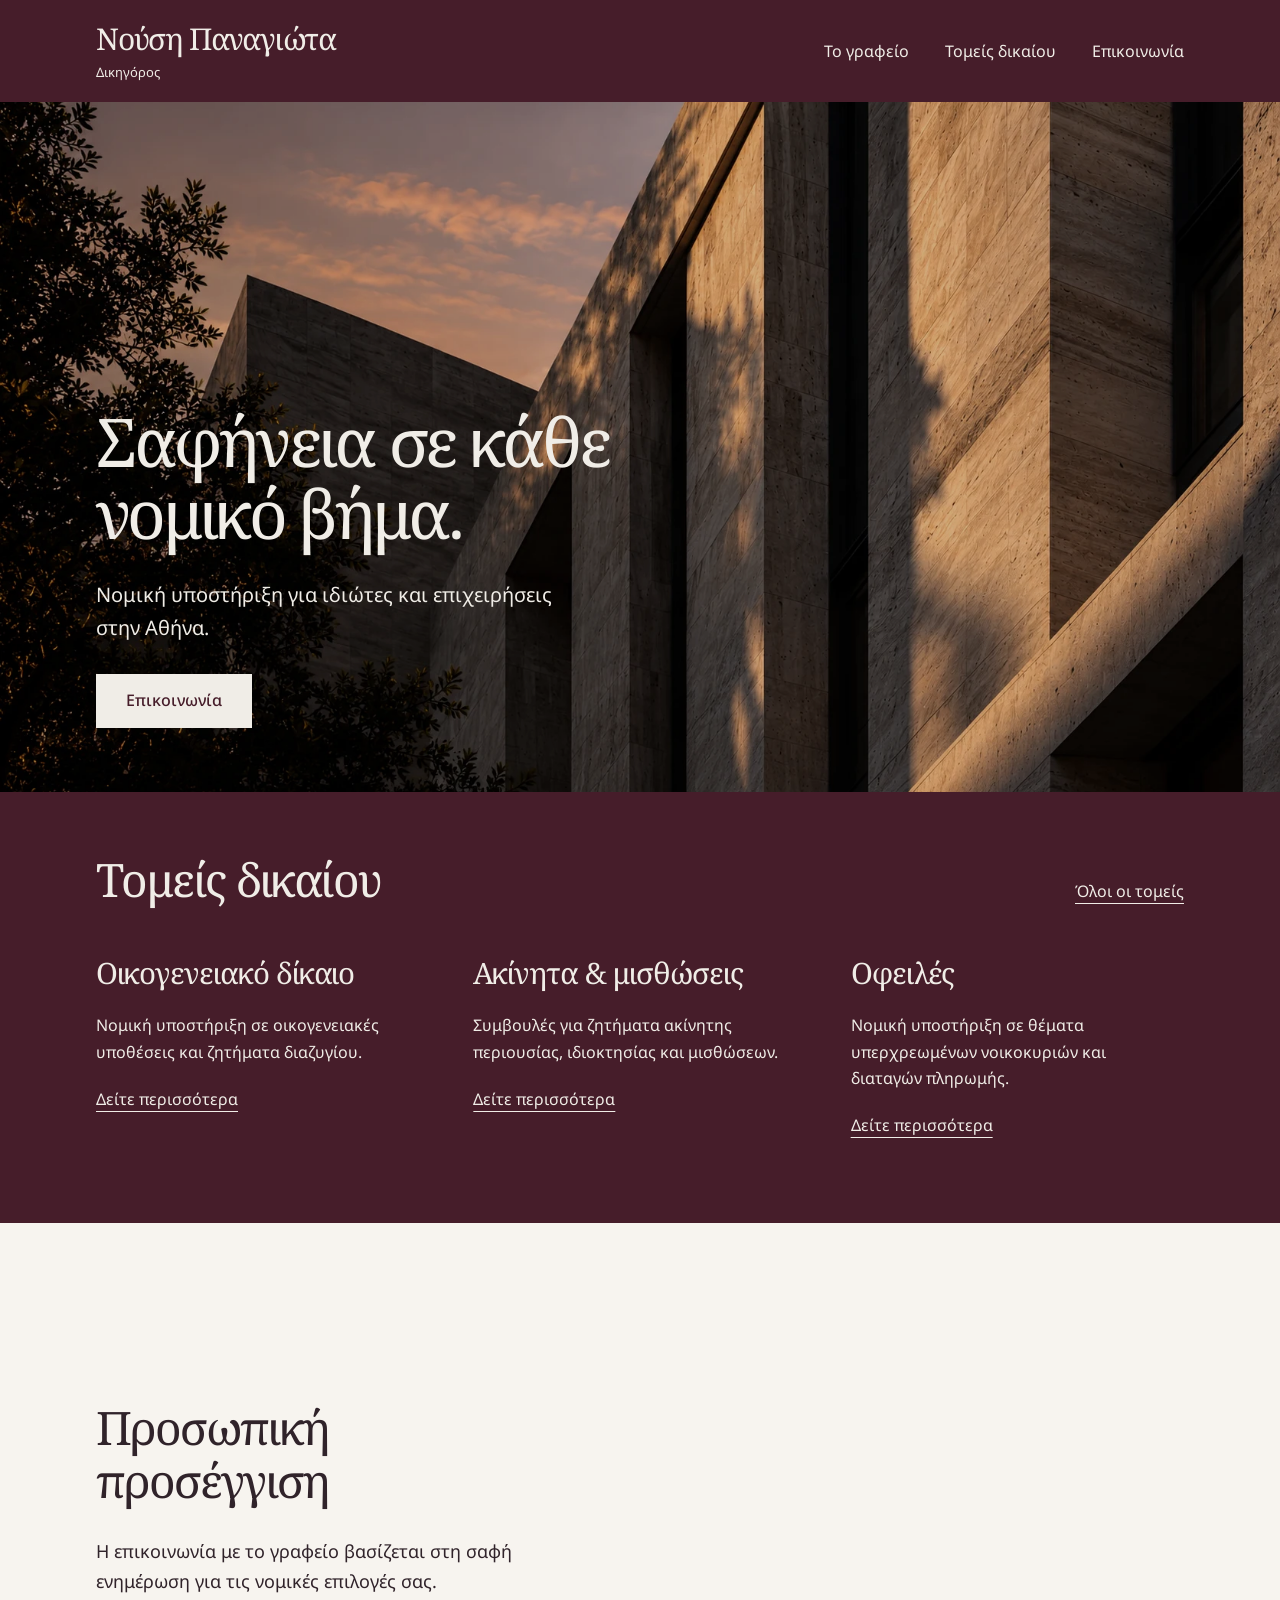
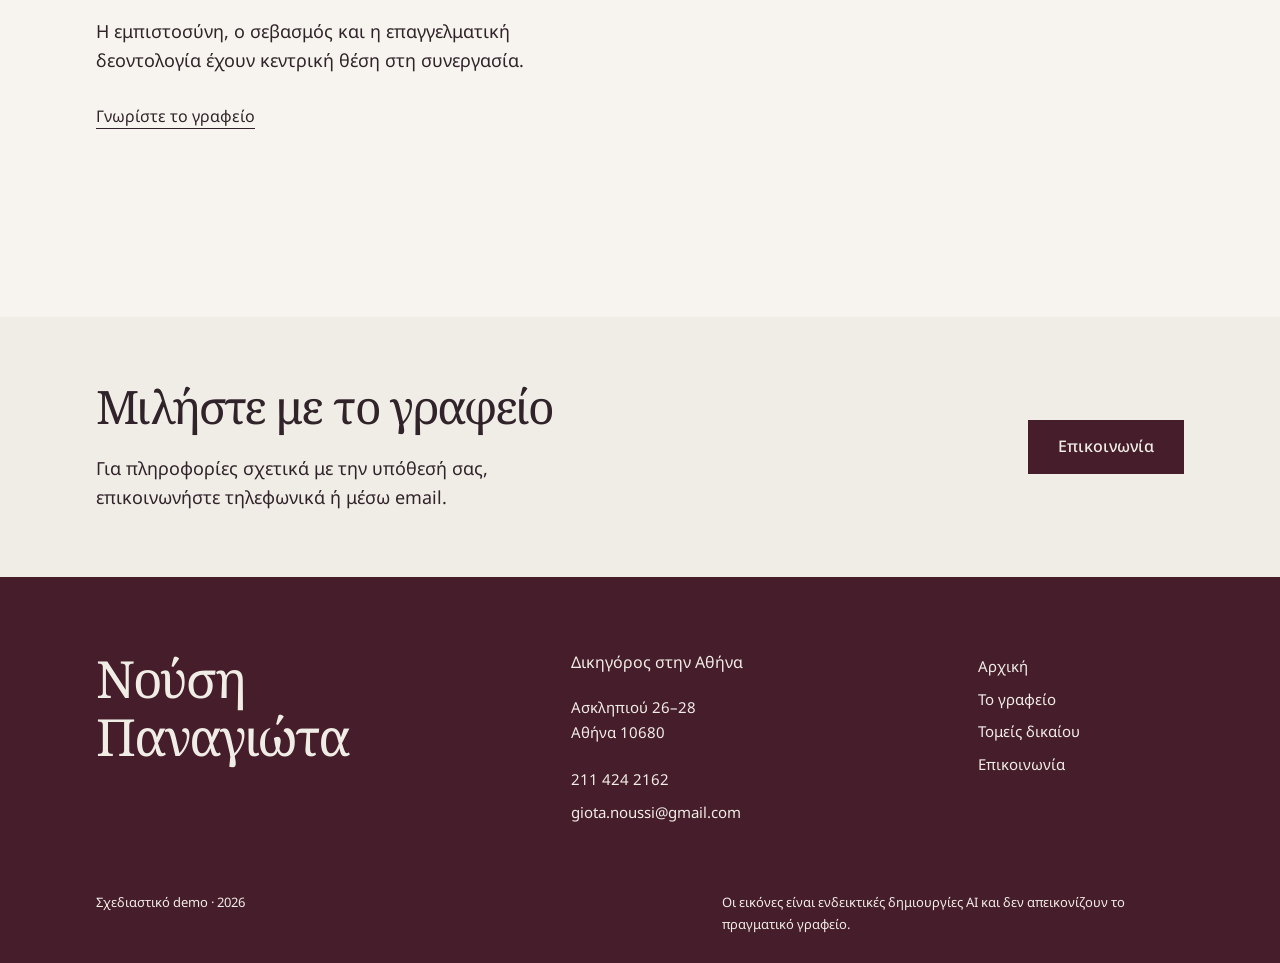
<file: site/index.html>
<!doctype html>
<html lang="el"><head><meta charset="utf-8"><meta name="viewport" content="width=device-width,initial-scale=1"><meta name="robots" content="noindex,nofollow">
<meta http-equiv="Content-Security-Policy" content="default-src 'self'; img-src 'self' data:; style-src 'self'; script-src 'self' https://static.cloudflareinsights.com; font-src 'self'; connect-src https://cloudflareinsights.com; form-action 'none'; base-uri 'none'">
<title>Νούση Παναγιώτα | Δικηγόρος στην Αθήνα</title><meta name="description" content="Δικηγορικό γραφείο Νούση Παναγιώτα στην Αθήνα. Νομική υποστήριξη για ιδιώτες και επιχειρήσεις, με προσωπική προσέγγιση."><meta name="theme-color" content="#461d2a">
<link rel="icon" href="assets/favicon.svg" type="image/svg+xml"><link rel="stylesheet" href="assets/fonts.css"><link rel="stylesheet" href="assets/style.css"><script src="assets/site.js" defer></script></head>
<body><a class="skip-link" href="#main">Μετάβαση στο περιεχόμενο</a>
<header class="site-header"><div class="shell header-inner">
<a class="brand" href="index.html" aria-label="Νούση Παναγιώτα, αρχική σελίδα"><span>Νούση Παναγιώτα</span><small>Δικηγόρος</small></a>
<button class="menu-toggle" type="button" aria-expanded="false" aria-controls="site-navigation" aria-label="Άνοιγμα μενού" hidden><span class="menu-label">Μενού</span><span class="menu-lines" aria-hidden="true"></span></button>
<nav class="site-nav" id="site-navigation" aria-label="Κύρια πλοήγηση"><a href="office.html">Το γραφείο</a><a href="practice-areas.html">Τομείς δικαίου</a><a href="contact.html">Επικοινωνία</a></nav>
</div></header><main id="main" tabindex="-1"><section class="hero" aria-labelledby="hero-title"><img class="hero-image" src="assets/hero.webp" alt="" width="1672" height="941" loading="eager" decoding="async" fetchpriority="high"><div class="hero-scrim"></div>
<div class="shell hero-content"><h1 id="hero-title">Σαφήνεια σε κάθε<br>νομικό βήμα.</h1><p>Νομική υποστήριξη για ιδιώτες και επιχειρήσεις στην Αθήνα.</p><a class="button button-light" href="contact.html">Επικοινωνία</a></div></section>
<section class="practice-intro"><div class="shell"><div class="section-top"><h2>Τομείς δικαίου</h2><a class="text-link" href="practice-areas.html">Όλοι οι τομείς</a></div>
<div class="practice-links"><article><h3><a href="family-law.html">Οικογενειακό δίκαιο</a></h3><p>Νομική υποστήριξη σε οικογενειακές υποθέσεις και ζητήματα διαζυγίου.</p><a class="text-link" href="family-law.html" aria-label="Περισσότερα: Οικογενειακό δίκαιο">Δείτε περισσότερα</a></article><article><h3><a href="property-law.html">Ακίνητα & μισθώσεις</a></h3><p>Συμβουλές για ζητήματα ακίνητης περιουσίας, ιδιοκτησίας και μισθώσεων.</p><a class="text-link" href="property-law.html" aria-label="Περισσότερα: Ακίνητα & μισθώσεις">Δείτε περισσότερα</a></article><article><h3><a href="debt-law.html">Οφειλές</a></h3><p>Νομική υποστήριξη σε θέματα υπερχρεωμένων νοικοκυριών και διαταγών πληρωμής.</p><a class="text-link" href="debt-law.html" aria-label="Περισσότερα: Οφειλές">Δείτε περισσότερα</a></article></div></div></section>
<section class="office-intro section-space"><div class="shell editorial-grid"><div class="editorial-copy"><h2>Προσωπική<br>προσέγγιση</h2><p>Η επικοινωνία με το γραφείο βασίζεται στη σαφή ενημέρωση για τις νομικές επιλογές σας.</p><p>Η εμπιστοσύνη, ο σεβασμός και η επαγγελματική δεοντολογία έχουν κεντρική θέση στη συνεργασία.</p><a class="text-link" href="office.html">Γνωρίστε το γραφείο</a></div><figure><img class="" src="assets/stone.webp" alt="Ενδεικτική αρχιτεκτονική σύνθεση με πέτρα και φως." width="1536" height="1024" loading="lazy" decoding="async"></figure></div></section>
<section class="contact-band"><div class="shell contact-band-inner"><div><h2>Μιλήστε με το γραφείο</h2><p>Για πληροφορίες σχετικά με την υπόθεσή σας, επικοινωνήστε τηλεφωνικά ή μέσω email.</p></div><a class="button" href="contact.html">Επικοινωνία</a></div></section></main><footer class="site-footer"><div class="shell">
<div class="footer-main"><a class="footer-name" href="index.html">Νούση<br>Παναγιώτα</a>
<div class="footer-contact"><p>Δικηγόρος στην Αθήνα</p><address>Ασκληπιού 26–28<br>Αθήνα 10680</address><a href="tel:+302114242162">211 424 2162</a><a href="mailto:giota.noussi@gmail.com">giota.noussi@gmail.com</a></div>
<nav class="footer-nav" aria-label="Πλοήγηση υποσέλιδου"><a href="index.html">Αρχική</a><a href="office.html">Το γραφείο</a><a href="practice-areas.html">Τομείς δικαίου</a><a href="contact.html">Επικοινωνία</a></nav></div>
<div class="footer-notes"><p>Σχεδιαστικό demo · 2026</p><p>Οι εικόνες είναι ενδεικτικές δημιουργίες AI και δεν απεικονίζουν το πραγματικό γραφείο.</p></div>
</div></footer><!-- Cloudflare Web Analytics --><script type='module' src='https://static.cloudflareinsights.com/beacon.min.js' data-cf-beacon='{"token": "725f705bd67242419c5879c12c31735f"}'></script><!-- End Cloudflare Web Analytics --></body></html>
</file>
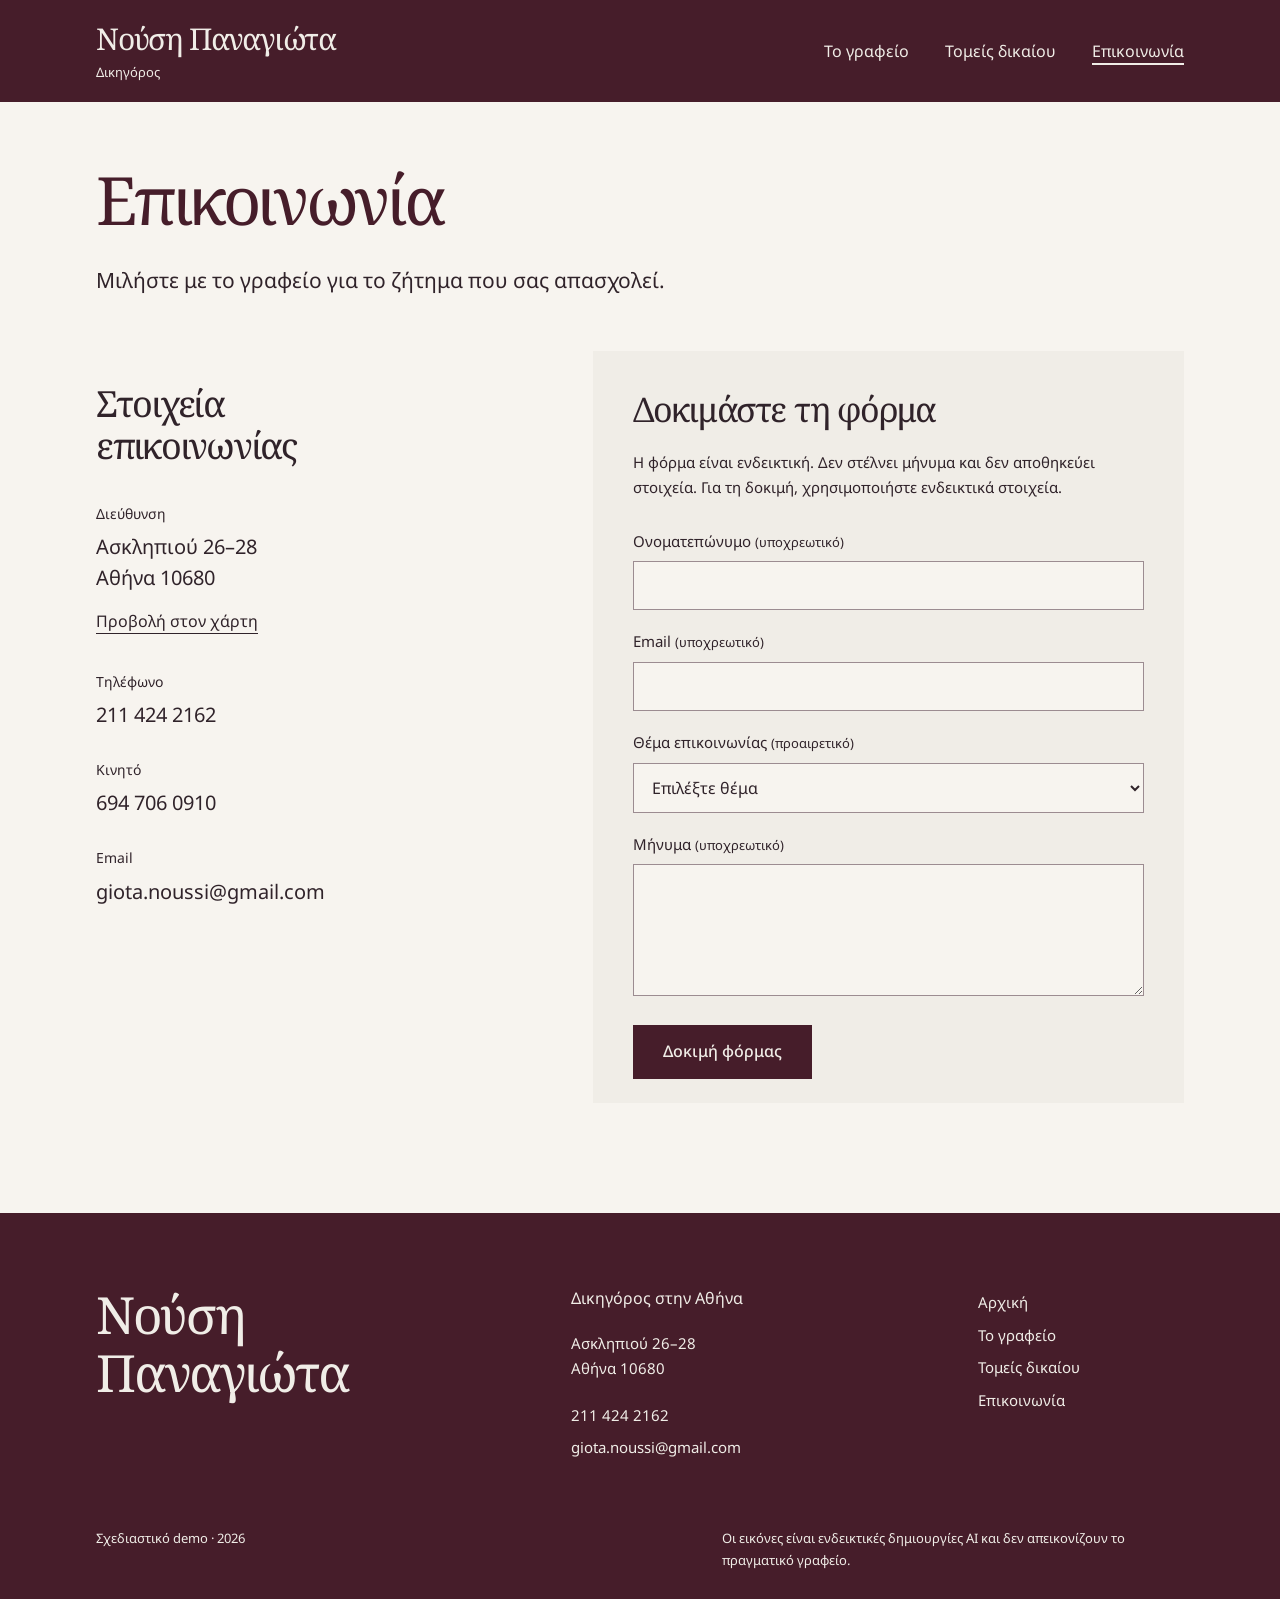
<file: site/contact.html>
<!doctype html>
<html lang="el"><head><meta charset="utf-8"><meta name="viewport" content="width=device-width,initial-scale=1"><meta name="robots" content="noindex,nofollow">
<meta http-equiv="Content-Security-Policy" content="default-src 'self'; img-src 'self' data:; style-src 'self'; script-src 'self' https://static.cloudflareinsights.com; font-src 'self'; connect-src https://cloudflareinsights.com; form-action 'none'; base-uri 'none'">
<title>Επικοινωνία | Νούση Παναγιώτα</title><meta name="description" content="Επικοινωνήστε με το γραφείο Νούση Παναγιώτα στην Ασκληπιού 26–28, Αθήνα. Τηλέφωνα 211 424 2162 και 694 706 0910."><meta name="theme-color" content="#461d2a">
<link rel="icon" href="assets/favicon.svg" type="image/svg+xml"><link rel="stylesheet" href="assets/fonts.css"><link rel="stylesheet" href="assets/style.css"><script src="assets/site.js" defer></script></head>
<body><a class="skip-link" href="#main">Μετάβαση στο περιεχόμενο</a>
<header class="site-header"><div class="shell header-inner">
<a class="brand" href="index.html" aria-label="Νούση Παναγιώτα, αρχική σελίδα"><span>Νούση Παναγιώτα</span><small>Δικηγόρος</small></a>
<button class="menu-toggle" type="button" aria-expanded="false" aria-controls="site-navigation" aria-label="Άνοιγμα μενού" hidden><span class="menu-label">Μενού</span><span class="menu-lines" aria-hidden="true"></span></button>
<nav class="site-nav" id="site-navigation" aria-label="Κύρια πλοήγηση"><a href="office.html">Το γραφείο</a><a href="practice-areas.html">Τομείς δικαίου</a><a href="contact.html" aria-current="page">Επικοινωνία</a></nav>
</div></header><main id="main" tabindex="-1"><section class="page-opening contact-opening"><div class="shell"><h1>Επικοινωνία</h1><p class="lead">Μιλήστε με το γραφείο για το ζήτημα που σας απασχολεί.</p></div></section>
<section class="contact-section"><div class="shell contact-grid"><div class="contact-details"><h2>Στοιχεία<br> επικοινωνίας</h2><dl>
<div><dt>Διεύθυνση</dt><dd><address>Ασκληπιού 26–28<br>Αθήνα 10680</address><a class="text-link" href="https://www.google.com/maps/search/?api=1&query=%CE%91%CF%83%CE%BA%CE%BB%CE%B7%CF%80%CE%B9%CE%BF%CF%8D%2026-28%2C%20%CE%91%CE%B8%CE%AE%CE%BD%CE%B1%2010680" target="_blank" rel="noopener noreferrer">Προβολή στον χάρτη</a></dd></div>
<div><dt>Τηλέφωνο</dt><dd><a href="tel:+302114242162">211 424 2162</a></dd></div>
<div><dt>Κινητό</dt><dd><a href="tel:+306947060910">694 706 0910</a></dd></div>
<div><dt>Email</dt><dd><a href="mailto:giota.noussi@gmail.com">giota.noussi@gmail.com</a></dd></div></dl></div>
<div class="form-panel"><h2>Δοκιμάστε τη φόρμα</h2><p id="demo-note">Η φόρμα είναι ενδεικτική. Δεν στέλνει μήνυμα και δεν αποθηκεύει στοιχεία. Για τη δοκιμή, χρησιμοποιήστε ενδεικτικά στοιχεία.</p>
<form id="demo-form" novalidate autocomplete="off" aria-describedby="demo-note"><fieldset disabled><legend class="sr-only">Ενδεικτική φόρμα επικοινωνίας</legend>
<div class="form-field"><label for="contact-name">Ονοματεπώνυμο <span>(υποχρεωτικό)</span></label><input id="contact-name" type="text" required maxlength="120" autocomplete="off" aria-describedby="name-error"><p class="field-error" id="name-error"></p></div>
<div class="form-field"><label for="contact-email">Email <span>(υποχρεωτικό)</span></label><input id="contact-email" type="email" required maxlength="254" autocomplete="off" spellcheck="false" aria-describedby="email-error"><p class="field-error" id="email-error"></p></div>
<div class="form-field"><label for="contact-topic">Θέμα επικοινωνίας <span>(προαιρετικό)</span></label><select id="contact-topic"><option value="">Επιλέξτε θέμα</option><option value="family-law">Οικογενειακό δίκαιο</option><option>Ακίνητα &amp; μισθώσεις</option><option>Οφειλές</option><option>Άλλο θέμα</option></select></div>
<div class="form-field"><label for="contact-message">Μήνυμα <span>(υποχρεωτικό)</span></label><textarea id="contact-message" rows="4" required maxlength="3000" aria-describedby="message-error"></textarea><p class="field-error" id="message-error"></p></div>
<button class="button" type="submit" disabled>Δοκιμή φόρμας</button>
</fieldset><p class="form-result" id="form-result" role="status" aria-live="polite" tabindex="-1"></p></form>
<noscript><p class="noscript-note">Η δοκιμή της φόρμας χρειάζεται JavaScript. Μπορείτε να επικοινωνήσετε με το γραφείο στα στοιχεία αυτής της σελίδας.</p></noscript>
</div></div></section></main><footer class="site-footer"><div class="shell">
<div class="footer-main"><a class="footer-name" href="index.html">Νούση<br>Παναγιώτα</a>
<div class="footer-contact"><p>Δικηγόρος στην Αθήνα</p><address>Ασκληπιού 26–28<br>Αθήνα 10680</address><a href="tel:+302114242162">211 424 2162</a><a href="mailto:giota.noussi@gmail.com">giota.noussi@gmail.com</a></div>
<nav class="footer-nav" aria-label="Πλοήγηση υποσέλιδου"><a href="index.html">Αρχική</a><a href="office.html">Το γραφείο</a><a href="practice-areas.html">Τομείς δικαίου</a><a href="contact.html">Επικοινωνία</a></nav></div>
<div class="footer-notes"><p>Σχεδιαστικό demo · 2026</p><p>Οι εικόνες είναι ενδεικτικές δημιουργίες AI και δεν απεικονίζουν το πραγματικό γραφείο.</p></div>
</div></footer><!-- Cloudflare Web Analytics --><script type='module' src='https://static.cloudflareinsights.com/beacon.min.js' data-cf-beacon='{"token": "725f705bd67242419c5879c12c31735f"}'></script><!-- End Cloudflare Web Analytics --></body></html>
</file>
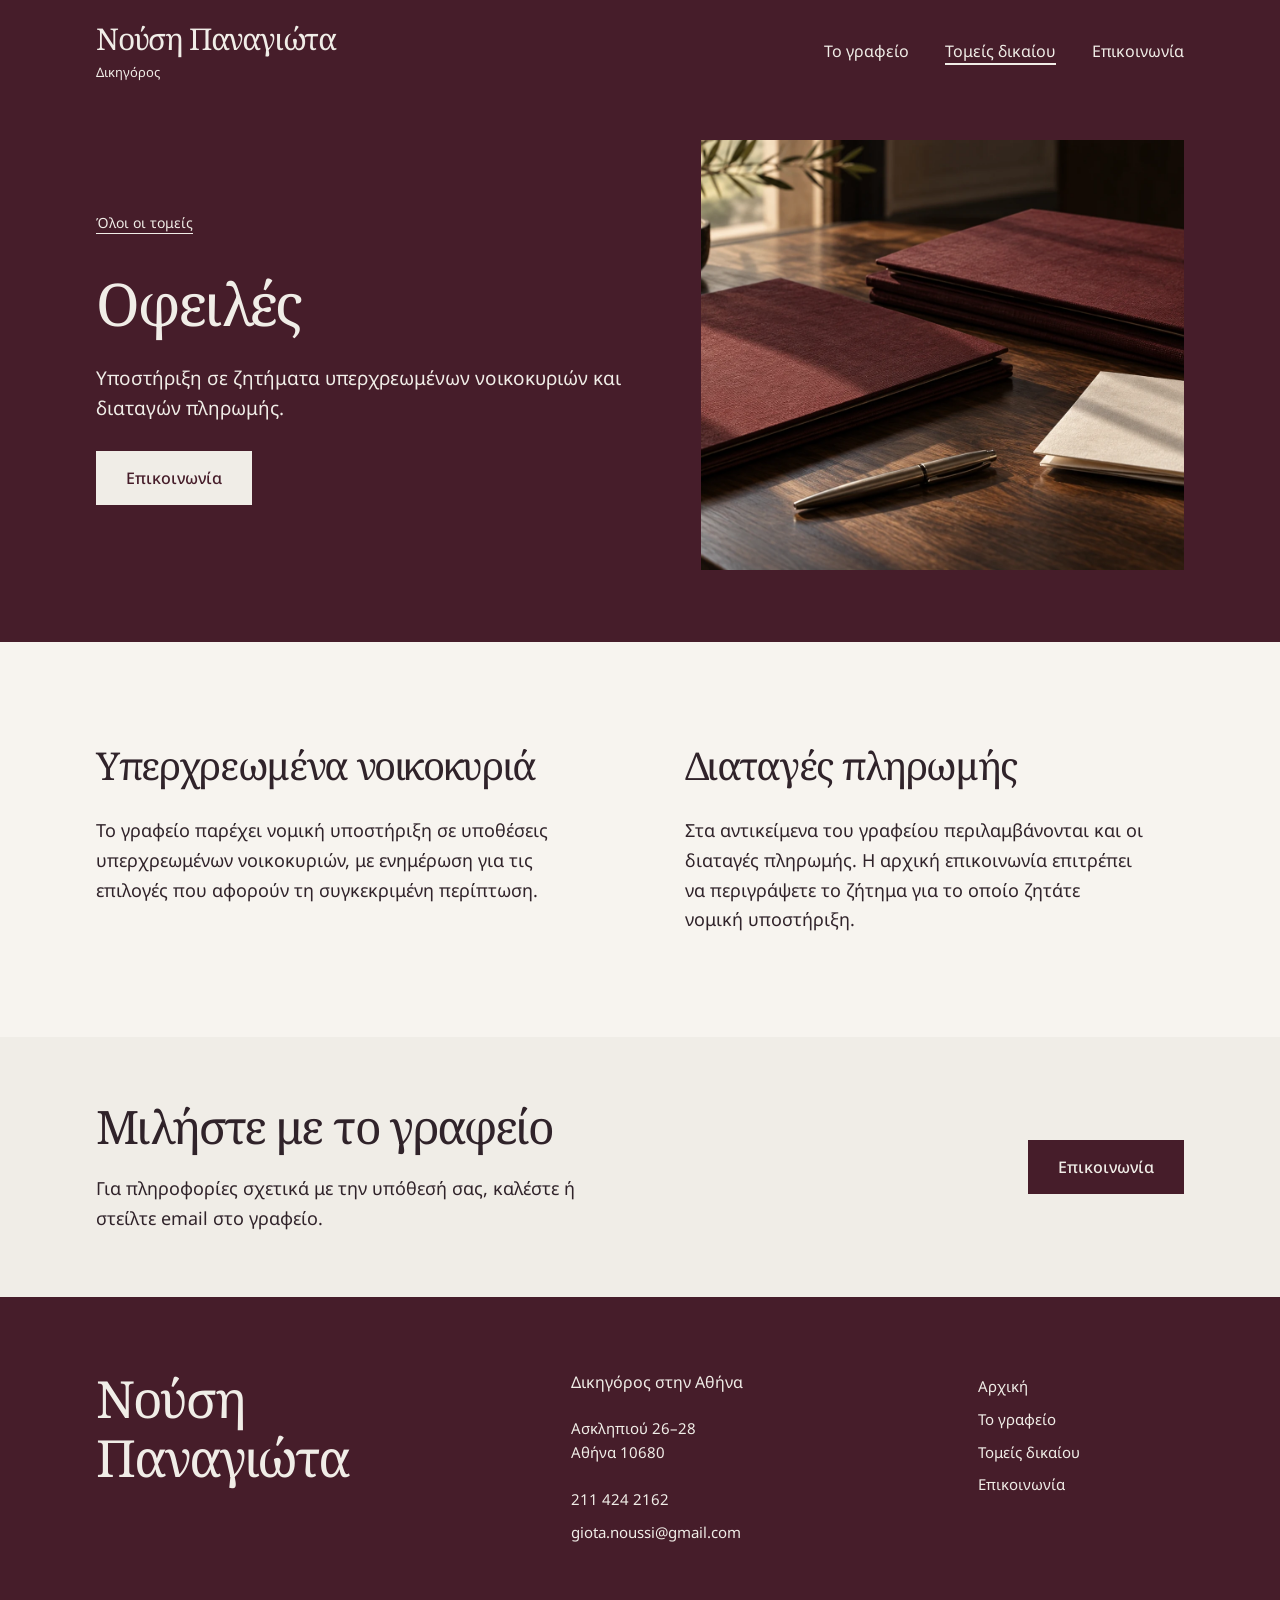
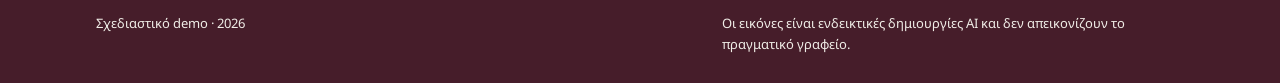
<file: site/debt-law.html>
<!doctype html>
<html lang="el"><head><meta charset="utf-8"><meta name="viewport" content="width=device-width,initial-scale=1"><meta name="robots" content="noindex,nofollow">
<meta http-equiv="Content-Security-Policy" content="default-src 'self'; img-src 'self' data:; style-src 'self'; script-src 'self' https://static.cloudflareinsights.com; font-src 'self'; connect-src https://cloudflareinsights.com; form-action 'none'; base-uri 'none'">
<title>Οφειλές και διαταγές πληρωμής | Νούση Παναγιώτα</title><meta name="description" content="Υποστήριξη σε ζητήματα υπερχρεωμένων νοικοκυριών και διαταγών πληρωμής. Γραφείο Νούση Παναγιώτα στην Αθήνα."><meta name="theme-color" content="#461d2a">
<link rel="icon" href="assets/favicon.svg" type="image/svg+xml"><link rel="stylesheet" href="assets/fonts.css"><link rel="stylesheet" href="assets/style.css"><script src="assets/site.js" defer></script></head>
<body><a class="skip-link" href="#main">Μετάβαση στο περιεχόμενο</a>
<header class="site-header"><div class="shell header-inner">
<a class="brand" href="index.html" aria-label="Νούση Παναγιώτα, αρχική σελίδα"><span>Νούση Παναγιώτα</span><small>Δικηγόρος</small></a>
<button class="menu-toggle" type="button" aria-expanded="false" aria-controls="site-navigation" aria-label="Άνοιγμα μενού" hidden><span class="menu-label">Μενού</span><span class="menu-lines" aria-hidden="true"></span></button>
<nav class="site-nav" id="site-navigation" aria-label="Κύρια πλοήγηση"><a href="office.html">Το γραφείο</a><a href="practice-areas.html" class="section-current">Τομείς δικαίου</a><a href="contact.html">Επικοινωνία</a></nav>
</div></header><main id="main" tabindex="-1"><section class="service-opening"><div class="shell service-grid"><div><a class="back-link" href="practice-areas.html">Όλοι οι τομείς</a><h1>Οφειλές</h1><p class="lead">Υποστήριξη σε ζητήματα υπερχρεωμένων νοικοκυριών και διαταγών πληρωμής.</p><a class="button button-light" href="contact.html">Επικοινωνία</a></div><figure><img class="" src="assets/papers.webp" alt="Ενδεικτική σύνθεση με μπορντό φακέλους και λευκό χαρτί." width="1536" height="1024" loading="eager" decoding="async" fetchpriority="high"></figure></div></section>
<section class="service-copy section-space"><div class="shell two-copy"><article><h2>Υπερχρεωμένα νοικοκυριά</h2><p>Το γραφείο παρέχει νομική υποστήριξη σε υποθέσεις υπερχρεωμένων νοικοκυριών, με ενημέρωση για τις επιλογές που αφορούν τη συγκεκριμένη περίπτωση.</p></article><article><h2>Διαταγές πληρωμής</h2><p>Στα αντικείμενα του γραφείου περιλαμβάνονται και οι διαταγές πληρωμής. Η αρχική επικοινωνία επιτρέπει να περιγράψετε το ζήτημα για το οποίο ζητάτε νομική υποστήριξη.</p></article></div></section><section class="contact-band"><div class="shell contact-band-inner"><div><h2>Μιλήστε με το γραφείο</h2><p>Για πληροφορίες σχετικά με την υπόθεσή σας, καλέστε ή στείλτε email στο γραφείο.</p></div><a class="button" href="contact.html">Επικοινωνία</a></div></section></main><footer class="site-footer"><div class="shell">
<div class="footer-main"><a class="footer-name" href="index.html">Νούση<br>Παναγιώτα</a>
<div class="footer-contact"><p>Δικηγόρος στην Αθήνα</p><address>Ασκληπιού 26–28<br>Αθήνα 10680</address><a href="tel:+302114242162">211 424 2162</a><a href="mailto:giota.noussi@gmail.com">giota.noussi@gmail.com</a></div>
<nav class="footer-nav" aria-label="Πλοήγηση υποσέλιδου"><a href="index.html">Αρχική</a><a href="office.html">Το γραφείο</a><a href="practice-areas.html">Τομείς δικαίου</a><a href="contact.html">Επικοινωνία</a></nav></div>
<div class="footer-notes"><p>Σχεδιαστικό demo · 2026</p><p>Οι εικόνες είναι ενδεικτικές δημιουργίες AI και δεν απεικονίζουν το πραγματικό γραφείο.</p></div>
</div></footer><!-- Cloudflare Web Analytics --><script type='module' src='https://static.cloudflareinsights.com/beacon.min.js' data-cf-beacon='{"token": "725f705bd67242419c5879c12c31735f"}'></script><!-- End Cloudflare Web Analytics --></body></html>
</file>
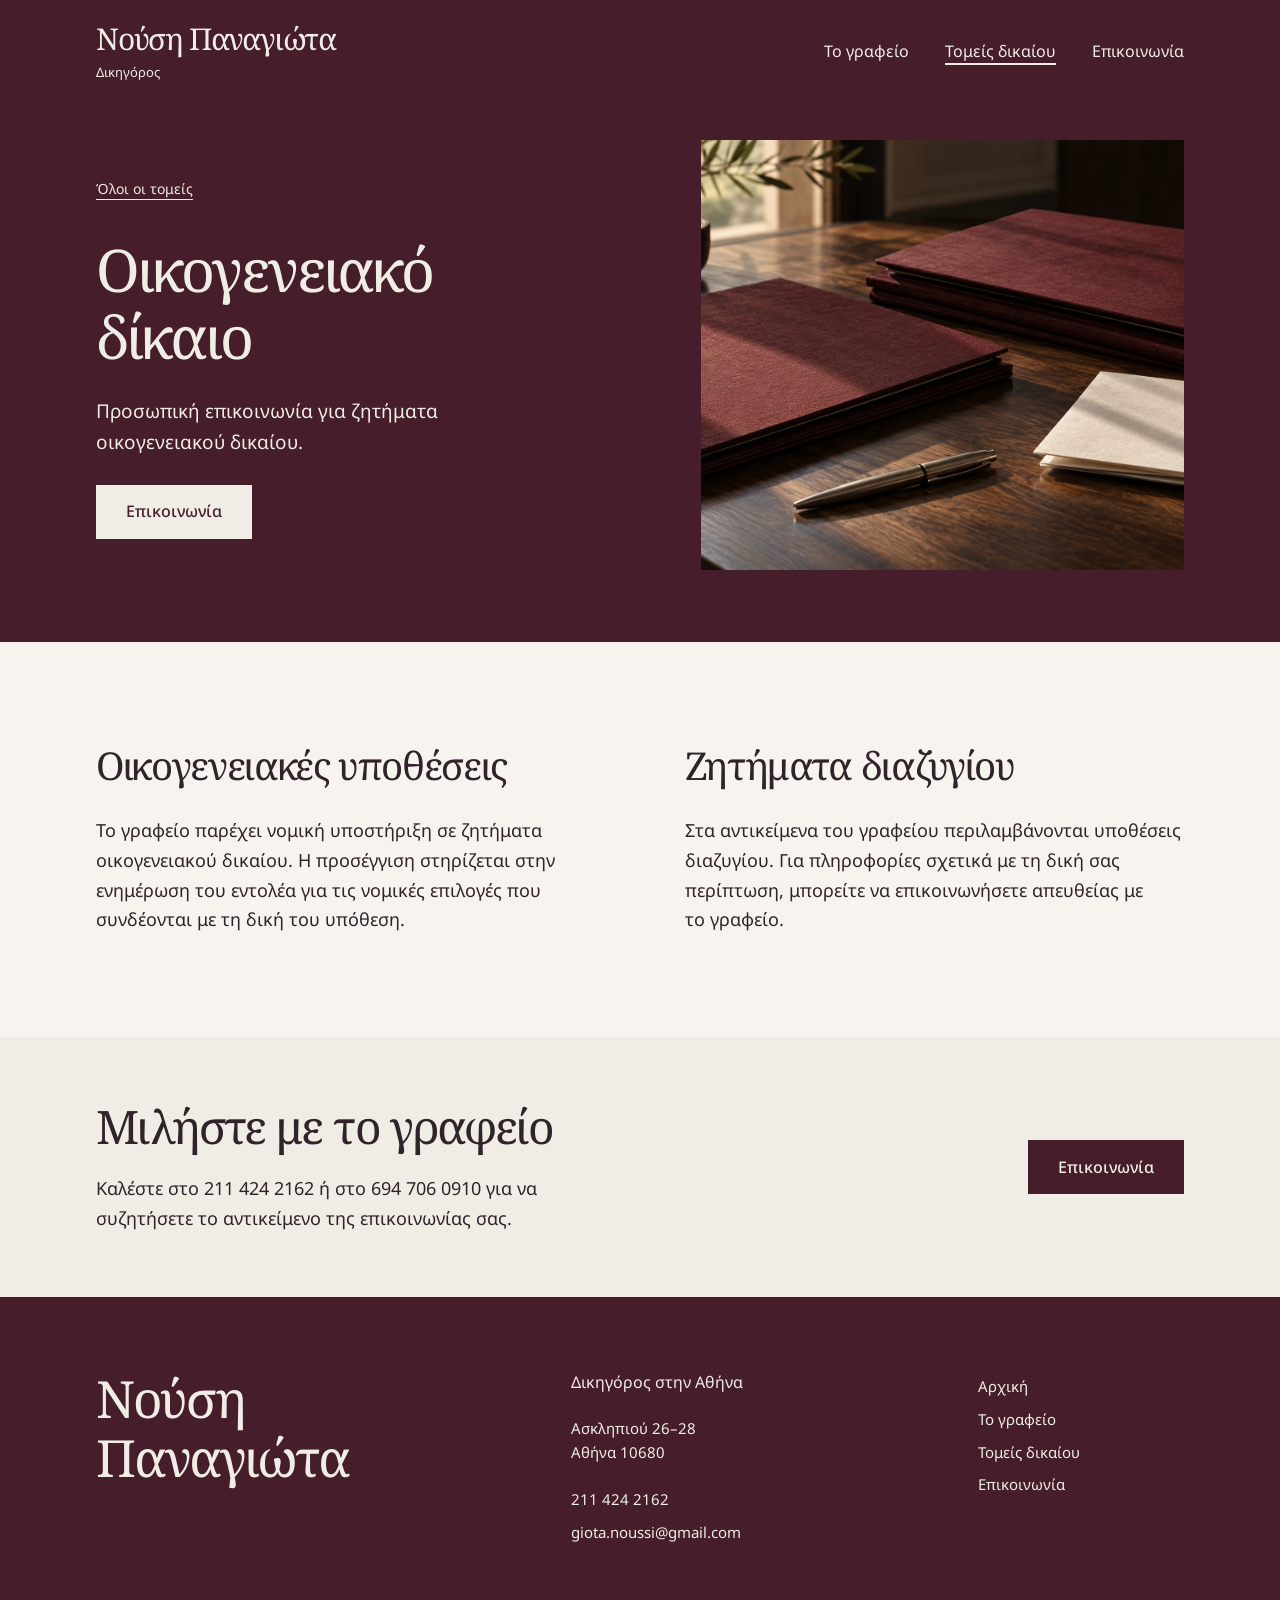
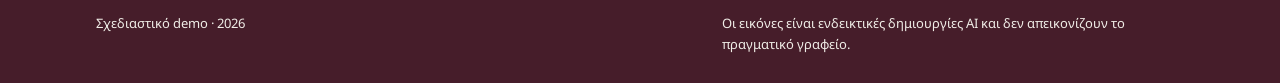
<file: site/family-law.html>
<!doctype html>
<html lang="el"><head><meta charset="utf-8"><meta name="viewport" content="width=device-width,initial-scale=1"><meta name="robots" content="noindex,nofollow">
<meta http-equiv="Content-Security-Policy" content="default-src 'self'; img-src 'self' data:; style-src 'self'; script-src 'self' https://static.cloudflareinsights.com; font-src 'self'; connect-src https://cloudflareinsights.com; form-action 'none'; base-uri 'none'">
<title>Οικογενειακό δίκαιο | Νούση Παναγιώτα</title><meta name="description" content="Προσωπική επικοινωνία για ζητήματα οικογενειακού δικαίου. Γραφείο Νούση Παναγιώτα στην Αθήνα."><meta name="theme-color" content="#461d2a">
<link rel="icon" href="assets/favicon.svg" type="image/svg+xml"><link rel="stylesheet" href="assets/fonts.css"><link rel="stylesheet" href="assets/style.css"><script src="assets/site.js" defer></script></head>
<body><a class="skip-link" href="#main">Μετάβαση στο περιεχόμενο</a>
<header class="site-header"><div class="shell header-inner">
<a class="brand" href="index.html" aria-label="Νούση Παναγιώτα, αρχική σελίδα"><span>Νούση Παναγιώτα</span><small>Δικηγόρος</small></a>
<button class="menu-toggle" type="button" aria-expanded="false" aria-controls="site-navigation" aria-label="Άνοιγμα μενού" hidden><span class="menu-label">Μενού</span><span class="menu-lines" aria-hidden="true"></span></button>
<nav class="site-nav" id="site-navigation" aria-label="Κύρια πλοήγηση"><a href="office.html">Το γραφείο</a><a href="practice-areas.html" class="section-current">Τομείς δικαίου</a><a href="contact.html">Επικοινωνία</a></nav>
</div></header><main id="main" tabindex="-1"><section class="service-opening"><div class="shell service-grid"><div><a class="back-link" href="practice-areas.html">Όλοι οι τομείς</a><h1>Οικογενειακό<br>δίκαιο</h1><p class="lead">Προσωπική επικοινωνία για ζητήματα οικογενειακού δικαίου.</p><a class="button button-light" href="contact.html">Επικοινωνία</a></div><figure><img class="" src="assets/papers.webp" alt="Ενδεικτική σύνθεση με φακέλους και χαρτί." width="1536" height="1024" loading="eager" decoding="async" fetchpriority="high"></figure></div></section>
<section class="service-copy section-space"><div class="shell two-copy"><article><h2>Οικογενειακές υποθέσεις</h2><p>Το γραφείο παρέχει νομική υποστήριξη σε ζητήματα οικογενειακού δικαίου. Η προσέγγιση στηρίζεται στην ενημέρωση του εντολέα για τις νομικές επιλογές που συνδέονται με τη δική του υπόθεση.</p></article><article><h2>Ζητήματα διαζυγίου</h2><p>Στα αντικείμενα του γραφείου περιλαμβάνονται υποθέσεις διαζυγίου. Για πληροφορίες σχετικά με τη δική σας περίπτωση, μπορείτε να επικοινωνήσετε απευθείας με το γραφείο.</p></article></div></section><section class="contact-band"><div class="shell contact-band-inner"><div><h2>Μιλήστε με το γραφείο</h2><p>Καλέστε στο 211 424 2162 ή στο 694 706 0910 για να συζητήσετε το αντικείμενο της επικοινωνίας σας.</p></div><a class="button" href="contact.html">Επικοινωνία</a></div></section></main><footer class="site-footer"><div class="shell">
<div class="footer-main"><a class="footer-name" href="index.html">Νούση<br>Παναγιώτα</a>
<div class="footer-contact"><p>Δικηγόρος στην Αθήνα</p><address>Ασκληπιού 26–28<br>Αθήνα 10680</address><a href="tel:+302114242162">211 424 2162</a><a href="mailto:giota.noussi@gmail.com">giota.noussi@gmail.com</a></div>
<nav class="footer-nav" aria-label="Πλοήγηση υποσέλιδου"><a href="index.html">Αρχική</a><a href="office.html">Το γραφείο</a><a href="practice-areas.html">Τομείς δικαίου</a><a href="contact.html">Επικοινωνία</a></nav></div>
<div class="footer-notes"><p>Σχεδιαστικό demo · 2026</p><p>Οι εικόνες είναι ενδεικτικές δημιουργίες AI και δεν απεικονίζουν το πραγματικό γραφείο.</p></div>
</div></footer><!-- Cloudflare Web Analytics --><script type='module' src='https://static.cloudflareinsights.com/beacon.min.js' data-cf-beacon='{"token": "725f705bd67242419c5879c12c31735f"}'></script><!-- End Cloudflare Web Analytics --></body></html>
</file>
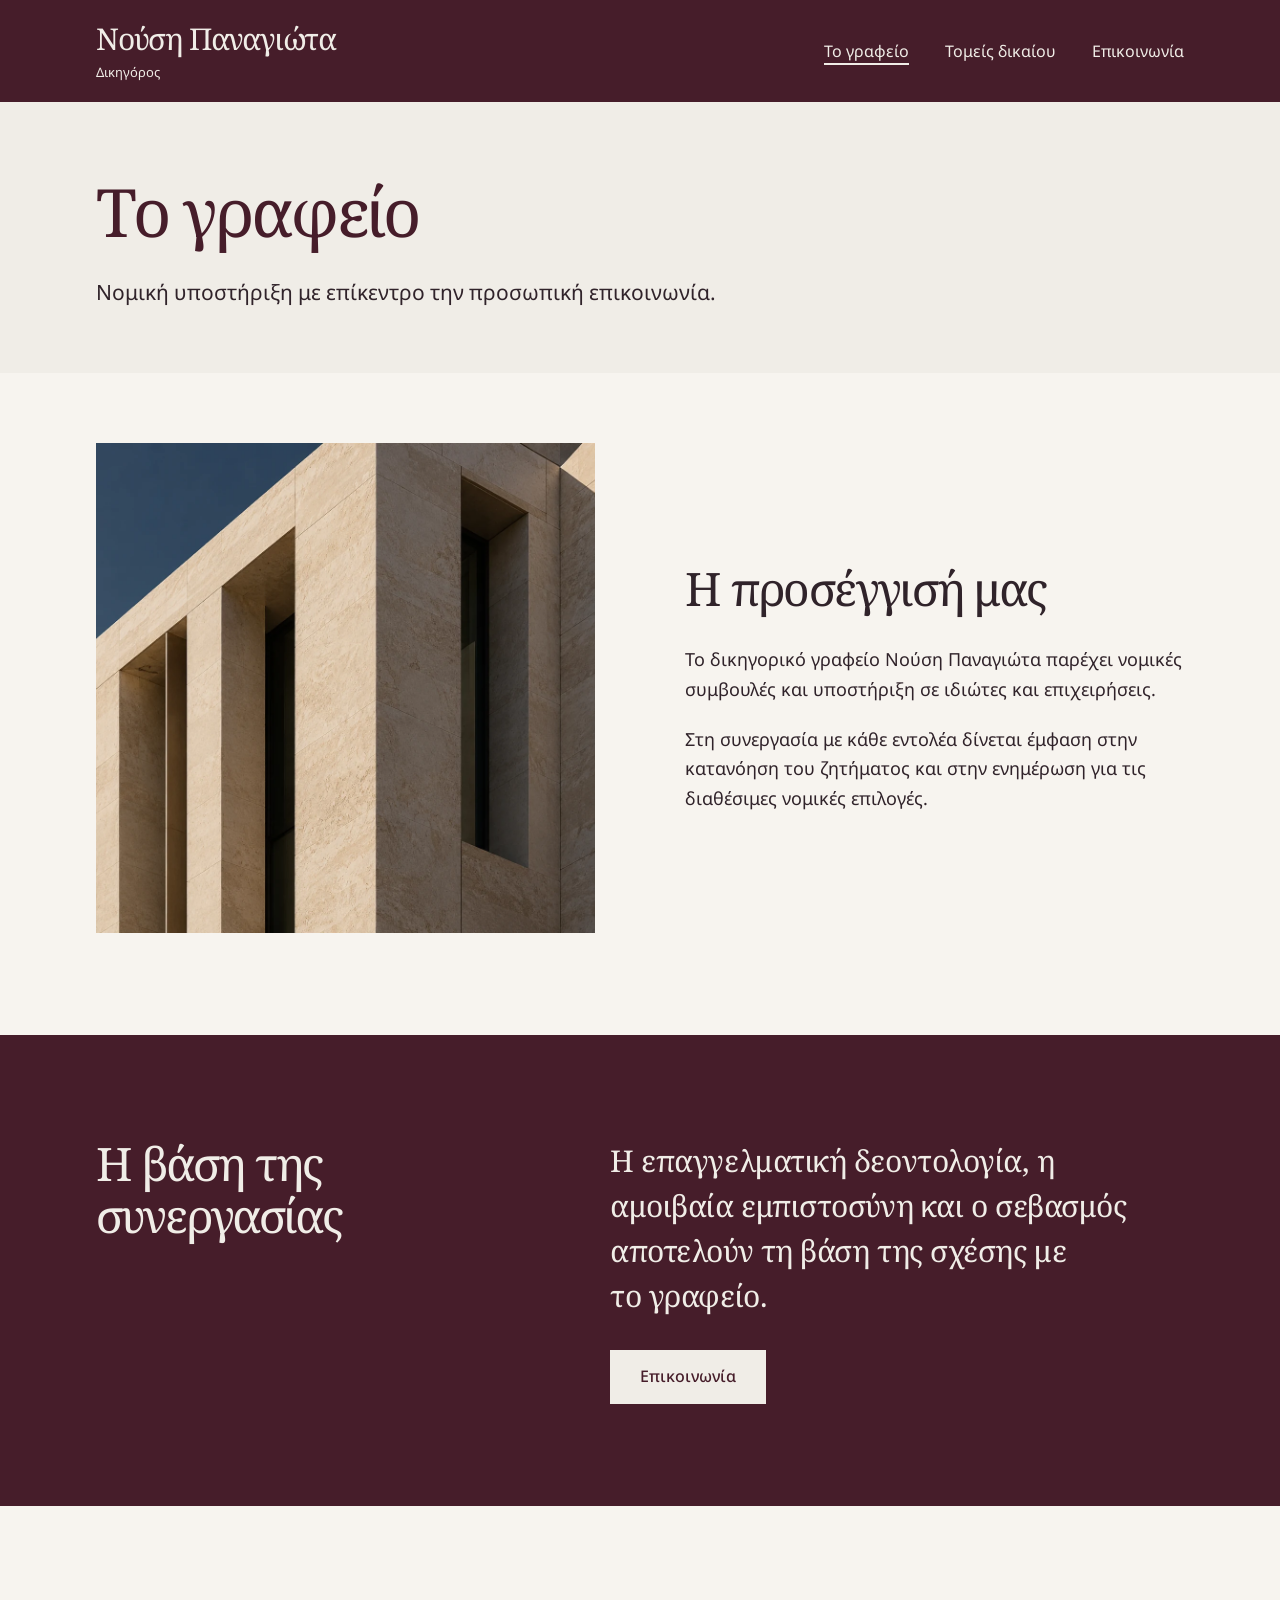
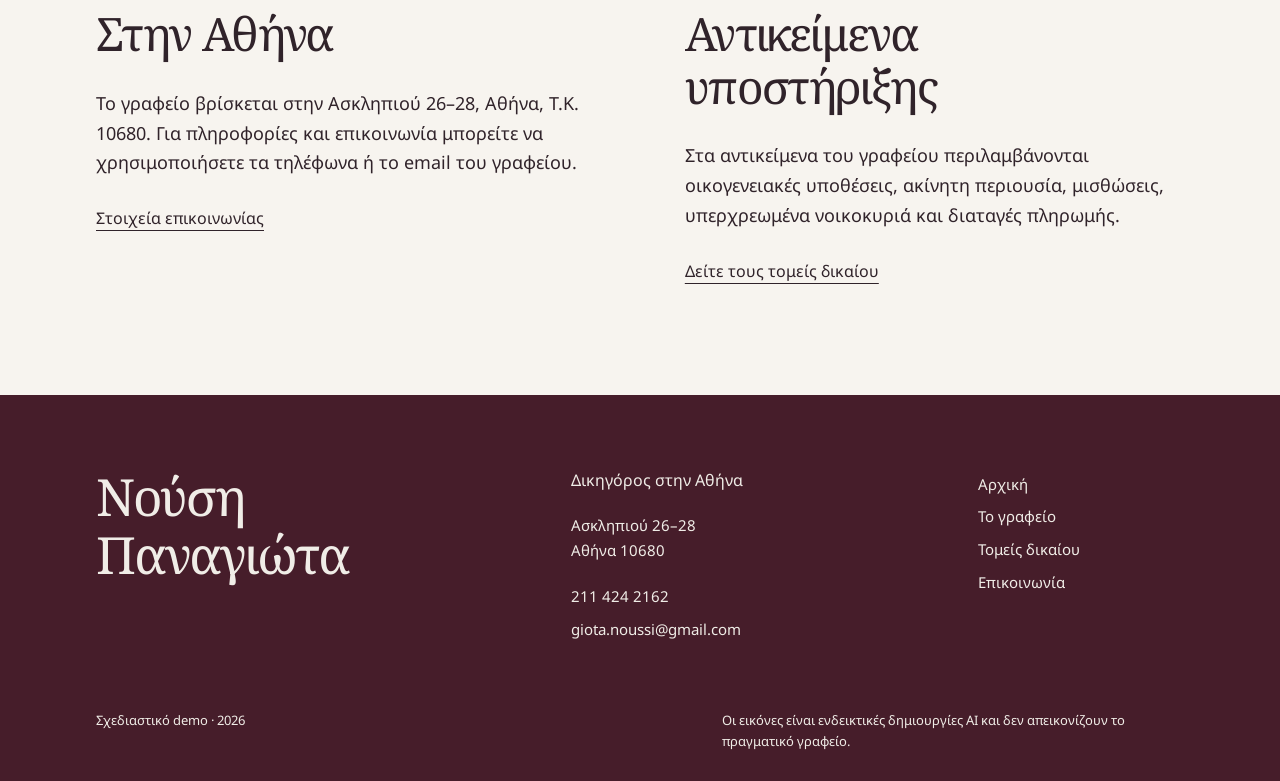
<file: site/office.html>
<!doctype html>
<html lang="el"><head><meta charset="utf-8"><meta name="viewport" content="width=device-width,initial-scale=1"><meta name="robots" content="noindex,nofollow">
<meta http-equiv="Content-Security-Policy" content="default-src 'self'; img-src 'self' data:; style-src 'self'; script-src 'self' https://static.cloudflareinsights.com; font-src 'self'; connect-src https://cloudflareinsights.com; form-action 'none'; base-uri 'none'">
<title>Το γραφείο | Νούση Παναγιώτα</title><meta name="description" content="Το δικηγορικό γραφείο Νούση Παναγιώτα στην Ασκληπιού 26–28, Αθήνα. Προσωπική προσέγγιση και ενημέρωση για τις νομικές επιλογές σας."><meta name="theme-color" content="#461d2a">
<link rel="icon" href="assets/favicon.svg" type="image/svg+xml"><link rel="stylesheet" href="assets/fonts.css"><link rel="stylesheet" href="assets/style.css"><script src="assets/site.js" defer></script></head>
<body><a class="skip-link" href="#main">Μετάβαση στο περιεχόμενο</a>
<header class="site-header"><div class="shell header-inner">
<a class="brand" href="index.html" aria-label="Νούση Παναγιώτα, αρχική σελίδα"><span>Νούση Παναγιώτα</span><small>Δικηγόρος</small></a>
<button class="menu-toggle" type="button" aria-expanded="false" aria-controls="site-navigation" aria-label="Άνοιγμα μενού" hidden><span class="menu-label">Μενού</span><span class="menu-lines" aria-hidden="true"></span></button>
<nav class="site-nav" id="site-navigation" aria-label="Κύρια πλοήγηση"><a href="office.html" aria-current="page">Το γραφείο</a><a href="practice-areas.html">Τομείς δικαίου</a><a href="contact.html">Επικοινωνία</a></nav>
</div></header><main id="main" tabindex="-1"><section class="page-opening"><div class="shell"><h1>Το γραφείο</h1><p class="lead">Νομική υποστήριξη με επίκεντρο την προσωπική επικοινωνία.</p></div></section>
<section class="office-story"><div class="shell editorial-grid"><figure><img class="" src="assets/stone.webp" alt="Ενδεικτική αρχιτεκτονική σύνθεση με γεωμετρικές σκιές." width="1536" height="1024" loading="eager" decoding="async" fetchpriority="high"></figure><div class="editorial-copy"><h2>Η προσέγγισή μας</h2><p>Το δικηγορικό γραφείο Νούση Παναγιώτα παρέχει νομικές συμβουλές και υποστήριξη σε ιδιώτες και επιχειρήσεις.</p><p>Στη συνεργασία με κάθε εντολέα δίνεται έμφαση στην κατανόηση του ζητήματος και στην ενημέρωση για τις διαθέσιμες νομικές επιλογές.</p></div></div></section>
<section class="statement-section section-space"><div class="shell statement-grid"><h2>Η βάση της<br>συνεργασίας</h2><div><p class="statement">Η επαγγελματική δεοντολογία, η αμοιβαία εμπιστοσύνη και ο σεβασμός αποτελούν τη βάση της σχέσης με το γραφείο.</p><a class="button button-light" href="contact.html">Επικοινωνία</a></div></div></section>
<section class="section-space"><div class="shell two-copy"><div><h2>Στην Αθήνα</h2><p>Το γραφείο βρίσκεται στην Ασκληπιού 26–28, Αθήνα, Τ.Κ. 10680. Για πληροφορίες και επικοινωνία μπορείτε να χρησιμοποιήσετε τα τηλέφωνα ή το email του γραφείου.</p><a class="text-link" href="contact.html">Στοιχεία επικοινωνίας</a></div><div><h2>Αντικείμενα<br>υποστήριξης</h2><p>Στα αντικείμενα του γραφείου περιλαμβάνονται οικογενειακές υποθέσεις, ακίνητη περιουσία, μισθώσεις, υπερχρεωμένα νοικοκυριά και διαταγές πληρωμής.</p><a class="text-link" href="practice-areas.html">Δείτε τους τομείς δικαίου</a></div></div></section></main><footer class="site-footer"><div class="shell">
<div class="footer-main"><a class="footer-name" href="index.html">Νούση<br>Παναγιώτα</a>
<div class="footer-contact"><p>Δικηγόρος στην Αθήνα</p><address>Ασκληπιού 26–28<br>Αθήνα 10680</address><a href="tel:+302114242162">211 424 2162</a><a href="mailto:giota.noussi@gmail.com">giota.noussi@gmail.com</a></div>
<nav class="footer-nav" aria-label="Πλοήγηση υποσέλιδου"><a href="index.html">Αρχική</a><a href="office.html">Το γραφείο</a><a href="practice-areas.html">Τομείς δικαίου</a><a href="contact.html">Επικοινωνία</a></nav></div>
<div class="footer-notes"><p>Σχεδιαστικό demo · 2026</p><p>Οι εικόνες είναι ενδεικτικές δημιουργίες AI και δεν απεικονίζουν το πραγματικό γραφείο.</p></div>
</div></footer><!-- Cloudflare Web Analytics --><script type='module' src='https://static.cloudflareinsights.com/beacon.min.js' data-cf-beacon='{"token": "725f705bd67242419c5879c12c31735f"}'></script><!-- End Cloudflare Web Analytics --></body></html>
</file>
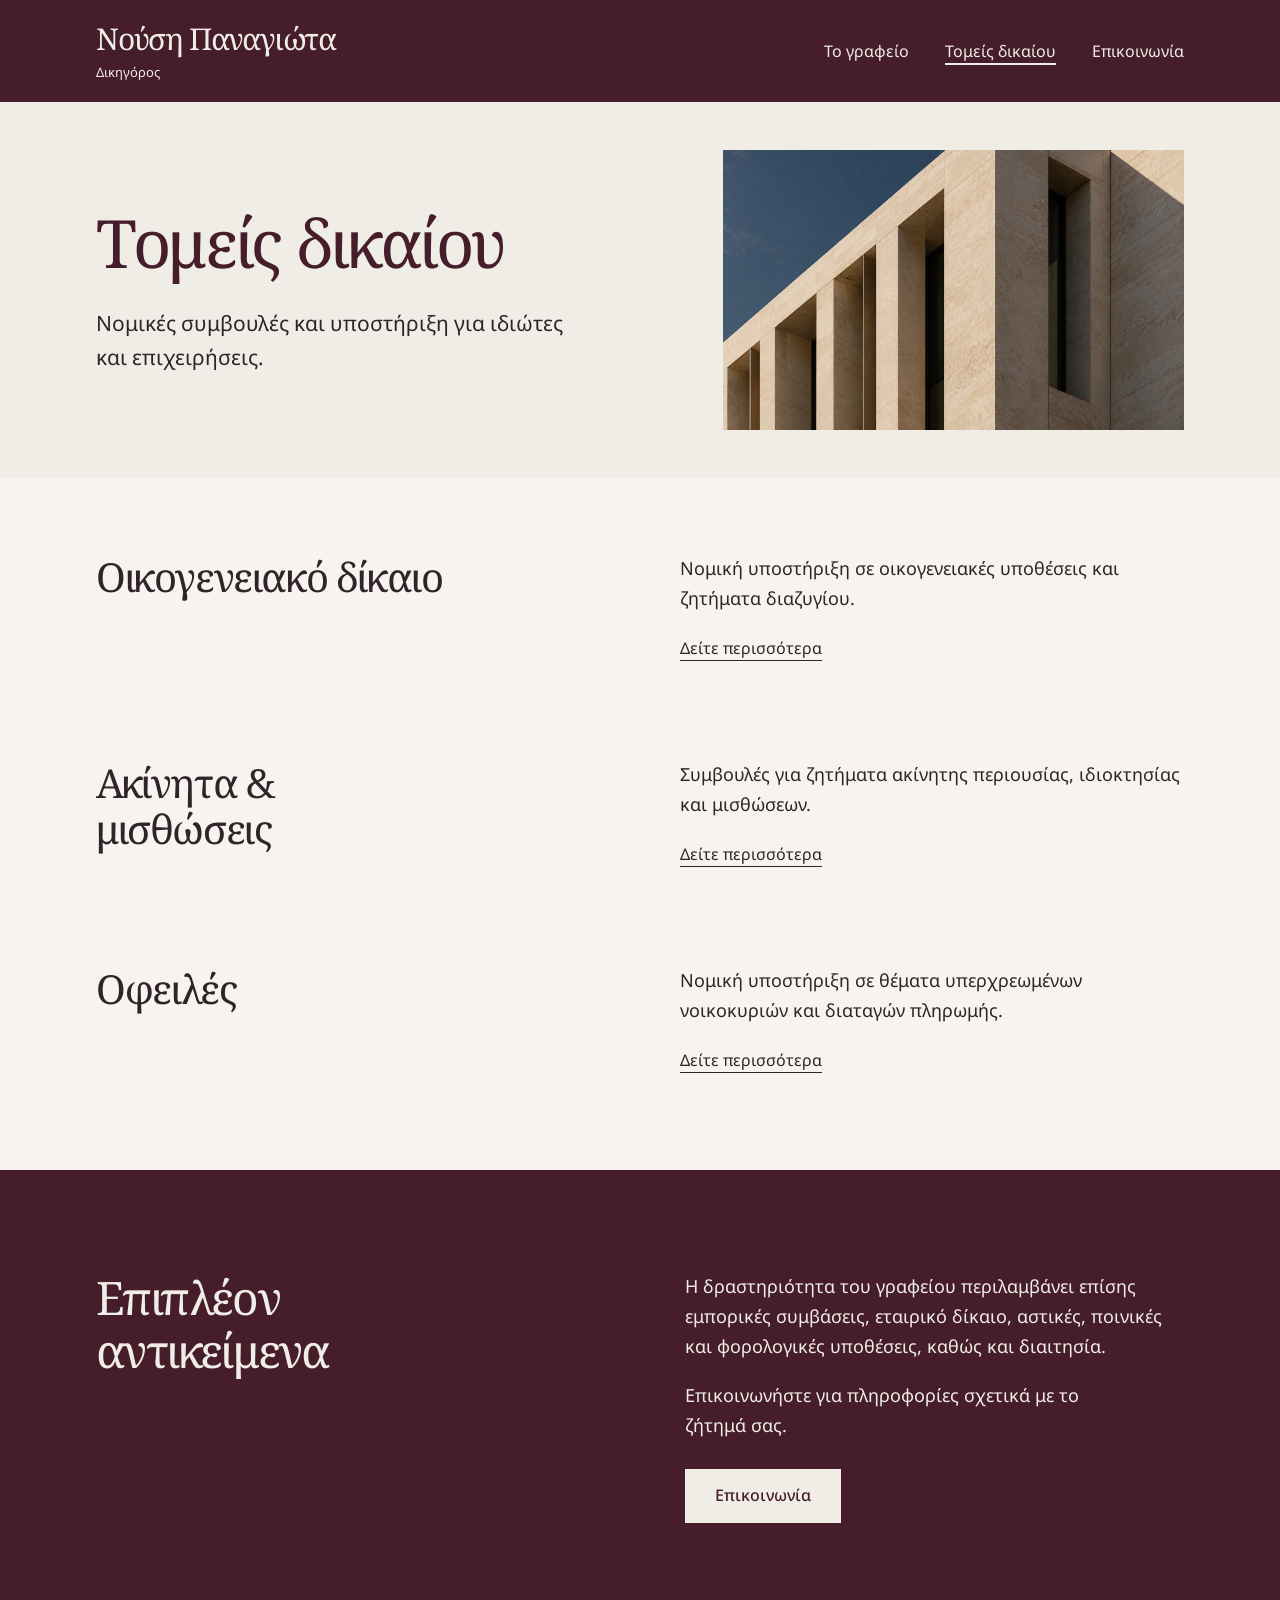
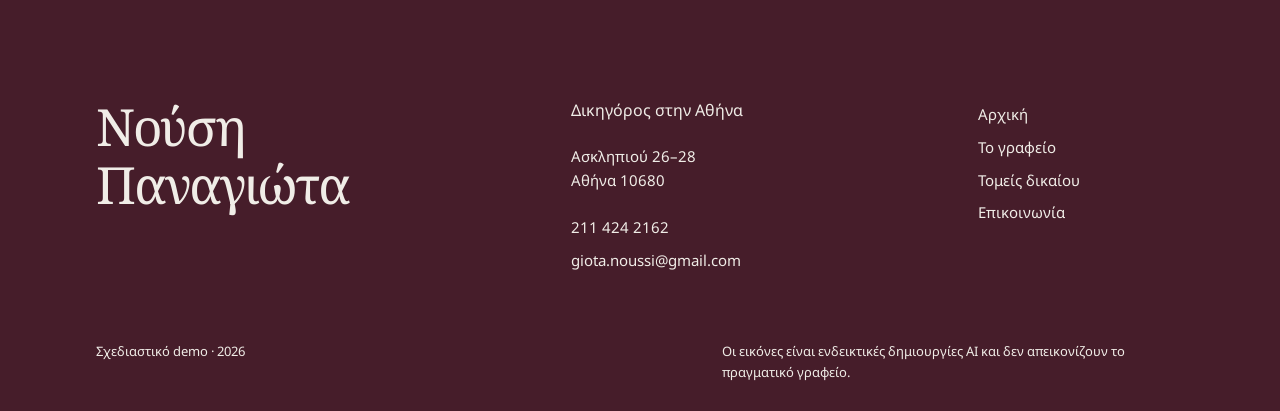
<file: site/practice-areas.html>
<!doctype html>
<html lang="el"><head><meta charset="utf-8"><meta name="viewport" content="width=device-width,initial-scale=1"><meta name="robots" content="noindex,nofollow">
<meta http-equiv="Content-Security-Policy" content="default-src 'self'; img-src 'self' data:; style-src 'self'; script-src 'self' https://static.cloudflareinsights.com; font-src 'self'; connect-src https://cloudflareinsights.com; form-action 'none'; base-uri 'none'">
<title>Τομείς δικαίου | Νούση Παναγιώτα</title><meta name="description" content="Οι τομείς νομικής υποστήριξης του γραφείου Νούση Παναγιώτα για ιδιώτες και επιχειρήσεις."><meta name="theme-color" content="#461d2a">
<link rel="icon" href="assets/favicon.svg" type="image/svg+xml"><link rel="stylesheet" href="assets/fonts.css"><link rel="stylesheet" href="assets/style.css"><script src="assets/site.js" defer></script></head>
<body><a class="skip-link" href="#main">Μετάβαση στο περιεχόμενο</a>
<header class="site-header"><div class="shell header-inner">
<a class="brand" href="index.html" aria-label="Νούση Παναγιώτα, αρχική σελίδα"><span>Νούση Παναγιώτα</span><small>Δικηγόρος</small></a>
<button class="menu-toggle" type="button" aria-expanded="false" aria-controls="site-navigation" aria-label="Άνοιγμα μενού" hidden><span class="menu-label">Μενού</span><span class="menu-lines" aria-hidden="true"></span></button>
<nav class="site-nav" id="site-navigation" aria-label="Κύρια πλοήγηση"><a href="office.html">Το γραφείο</a><a href="practice-areas.html" aria-current="page">Τομείς δικαίου</a><a href="contact.html">Επικοινωνία</a></nav>
</div></header><main id="main" tabindex="-1"><section class="page-opening opening-split"><div class="shell"><div><h1>Τομείς δικαίου</h1><p class="lead">Νομικές συμβουλές και υποστήριξη για ιδιώτες και επιχειρήσεις.</p></div><img class="" src="assets/stone.webp" alt="Ενδεικτική λεπτομέρεια πέτρινης πρόσοψης." width="1536" height="1024" loading="eager" decoding="async" fetchpriority="high"></div></section>
<section class="area-list"><div class="shell"><article class="area-row"><h2><a href="family-law.html">Οικογενειακό δίκαιο</a></h2><div><p>Νομική υποστήριξη σε οικογενειακές υποθέσεις και ζητήματα διαζυγίου.</p><a class="text-link" href="family-law.html" aria-label="Περισσότερα: Οικογενειακό δίκαιο">Δείτε περισσότερα</a></div></article><article class="area-row"><h2><a href="property-law.html">Ακίνητα & μισθώσεις</a></h2><div><p>Συμβουλές για ζητήματα ακίνητης περιουσίας, ιδιοκτησίας και μισθώσεων.</p><a class="text-link" href="property-law.html" aria-label="Περισσότερα: Ακίνητα & μισθώσεις">Δείτε περισσότερα</a></div></article><article class="area-row"><h2><a href="debt-law.html">Οφειλές</a></h2><div><p>Νομική υποστήριξη σε θέματα υπερχρεωμένων νοικοκυριών και διαταγών πληρωμής.</p><a class="text-link" href="debt-law.html" aria-label="Περισσότερα: Οφειλές">Δείτε περισσότερα</a></div></article></div></section>
<section class="more-areas section-space"><div class="shell two-copy"><h2>Επιπλέον<br>αντικείμενα</h2><div><p>Η δραστηριότητα του γραφείου περιλαμβάνει επίσης εμπορικές συμβάσεις, εταιρικό δίκαιο, αστικές, ποινικές και φορολογικές υποθέσεις, καθώς και διαιτησία.</p><p>Επικοινωνήστε για πληροφορίες σχετικά με το ζήτημά σας.</p><a class="button button-light" href="contact.html">Επικοινωνία</a></div></div></section></main><footer class="site-footer"><div class="shell">
<div class="footer-main"><a class="footer-name" href="index.html">Νούση<br>Παναγιώτα</a>
<div class="footer-contact"><p>Δικηγόρος στην Αθήνα</p><address>Ασκληπιού 26–28<br>Αθήνα 10680</address><a href="tel:+302114242162">211 424 2162</a><a href="mailto:giota.noussi@gmail.com">giota.noussi@gmail.com</a></div>
<nav class="footer-nav" aria-label="Πλοήγηση υποσέλιδου"><a href="index.html">Αρχική</a><a href="office.html">Το γραφείο</a><a href="practice-areas.html">Τομείς δικαίου</a><a href="contact.html">Επικοινωνία</a></nav></div>
<div class="footer-notes"><p>Σχεδιαστικό demo · 2026</p><p>Οι εικόνες είναι ενδεικτικές δημιουργίες AI και δεν απεικονίζουν το πραγματικό γραφείο.</p></div>
</div></footer><!-- Cloudflare Web Analytics --><script type='module' src='https://static.cloudflareinsights.com/beacon.min.js' data-cf-beacon='{"token": "725f705bd67242419c5879c12c31735f"}'></script><!-- End Cloudflare Web Analytics --></body></html>
</file>
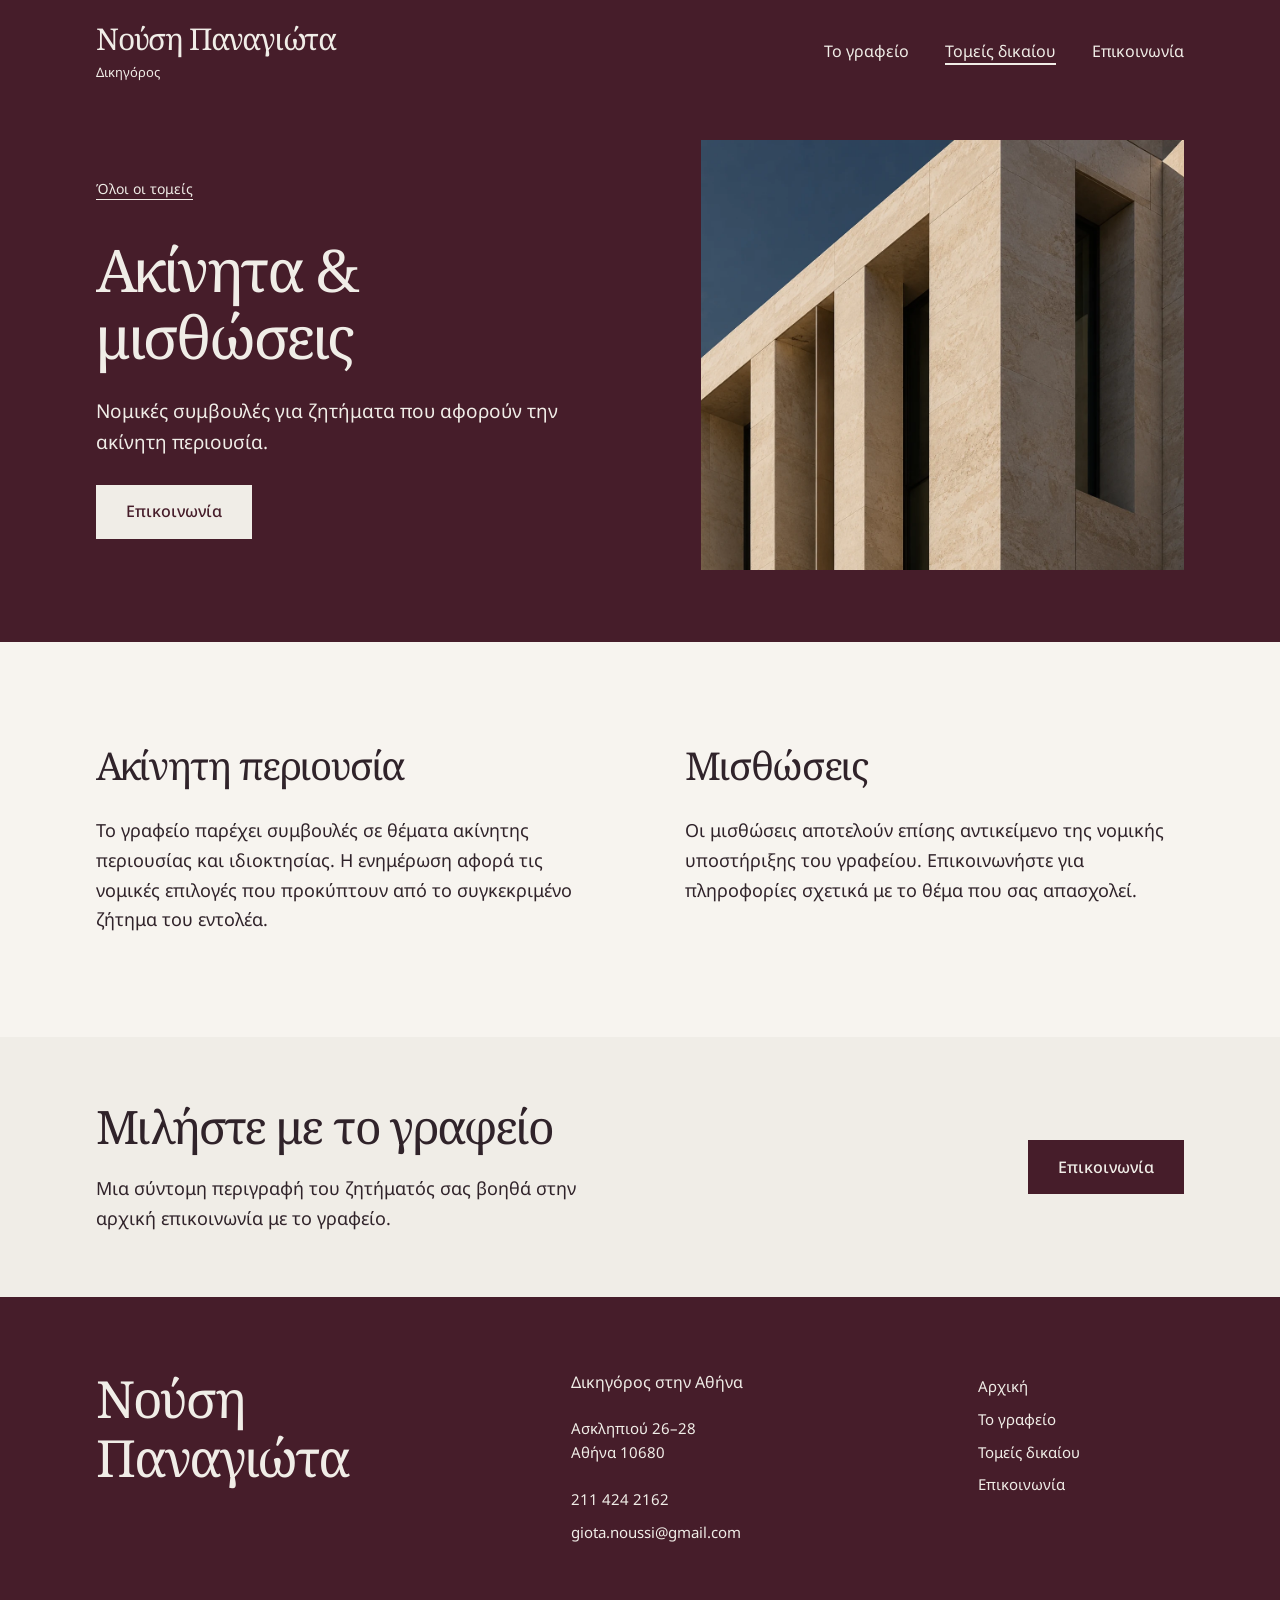
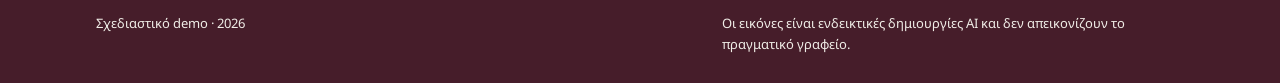
<file: site/property-law.html>
<!doctype html>
<html lang="el"><head><meta charset="utf-8"><meta name="viewport" content="width=device-width,initial-scale=1"><meta name="robots" content="noindex,nofollow">
<meta http-equiv="Content-Security-Policy" content="default-src 'self'; img-src 'self' data:; style-src 'self'; script-src 'self' https://static.cloudflareinsights.com; font-src 'self'; connect-src https://cloudflareinsights.com; form-action 'none'; base-uri 'none'">
<title>Ακίνητα και μισθώσεις | Νούση Παναγιώτα</title><meta name="description" content="Νομικές συμβουλές για ζητήματα που αφορούν την ακίνητη περιουσία. Γραφείο Νούση Παναγιώτα στην Αθήνα."><meta name="theme-color" content="#461d2a">
<link rel="icon" href="assets/favicon.svg" type="image/svg+xml"><link rel="stylesheet" href="assets/fonts.css"><link rel="stylesheet" href="assets/style.css"><script src="assets/site.js" defer></script></head>
<body><a class="skip-link" href="#main">Μετάβαση στο περιεχόμενο</a>
<header class="site-header"><div class="shell header-inner">
<a class="brand" href="index.html" aria-label="Νούση Παναγιώτα, αρχική σελίδα"><span>Νούση Παναγιώτα</span><small>Δικηγόρος</small></a>
<button class="menu-toggle" type="button" aria-expanded="false" aria-controls="site-navigation" aria-label="Άνοιγμα μενού" hidden><span class="menu-label">Μενού</span><span class="menu-lines" aria-hidden="true"></span></button>
<nav class="site-nav" id="site-navigation" aria-label="Κύρια πλοήγηση"><a href="office.html">Το γραφείο</a><a href="practice-areas.html" class="section-current">Τομείς δικαίου</a><a href="contact.html">Επικοινωνία</a></nav>
</div></header><main id="main" tabindex="-1"><section class="service-opening"><div class="shell service-grid"><div><a class="back-link" href="practice-areas.html">Όλοι οι τομείς</a><h1>Ακίνητα &<br>μισθώσεις</h1><p class="lead">Νομικές συμβουλές για ζητήματα που αφορούν την ακίνητη περιουσία.</p><a class="button button-light" href="contact.html">Επικοινωνία</a></div><figure><img class="" src="assets/stone.webp" alt="Ενδεικτική αρχιτεκτονική λεπτομέρεια σε φυσικό φως." width="1536" height="1024" loading="eager" decoding="async" fetchpriority="high"></figure></div></section>
<section class="service-copy section-space"><div class="shell two-copy"><article><h2>Ακίνητη περιουσία</h2><p>Το γραφείο παρέχει συμβουλές σε θέματα ακίνητης περιουσίας και ιδιοκτησίας. Η ενημέρωση αφορά τις νομικές επιλογές που προκύπτουν από το συγκεκριμένο ζήτημα του εντολέα.</p></article><article><h2>Μισθώσεις</h2><p>Οι μισθώσεις αποτελούν επίσης αντικείμενο της νομικής υποστήριξης του γραφείου. Επικοινωνήστε για πληροφορίες σχετικά με το θέμα που σας απασχολεί.</p></article></div></section><section class="contact-band"><div class="shell contact-band-inner"><div><h2>Μιλήστε με το γραφείο</h2><p>Μια σύντομη περιγραφή του ζητήματός σας βοηθά στην αρχική επικοινωνία με το γραφείο.</p></div><a class="button" href="contact.html">Επικοινωνία</a></div></section></main><footer class="site-footer"><div class="shell">
<div class="footer-main"><a class="footer-name" href="index.html">Νούση<br>Παναγιώτα</a>
<div class="footer-contact"><p>Δικηγόρος στην Αθήνα</p><address>Ασκληπιού 26–28<br>Αθήνα 10680</address><a href="tel:+302114242162">211 424 2162</a><a href="mailto:giota.noussi@gmail.com">giota.noussi@gmail.com</a></div>
<nav class="footer-nav" aria-label="Πλοήγηση υποσέλιδου"><a href="index.html">Αρχική</a><a href="office.html">Το γραφείο</a><a href="practice-areas.html">Τομείς δικαίου</a><a href="contact.html">Επικοινωνία</a></nav></div>
<div class="footer-notes"><p>Σχεδιαστικό demo · 2026</p><p>Οι εικόνες είναι ενδεικτικές δημιουργίες AI και δεν απεικονίζουν το πραγματικό γραφείο.</p></div>
</div></footer><!-- Cloudflare Web Analytics --><script type='module' src='https://static.cloudflareinsights.com/beacon.min.js' data-cf-beacon='{"token": "725f705bd67242419c5879c12c31735f"}'></script><!-- End Cloudflare Web Analytics --></body></html>
</file>
<file: site/assets/fonts.css>
@font-face{font-family:'Noto Sans';font-style:normal;font-weight:400;font-display:swap;src:url('noto-sans-400.ttf') format('truetype');}
@font-face{font-family:'Noto Sans';font-style:normal;font-weight:500;font-display:swap;src:url('noto-sans-500.ttf') format('truetype');}
@font-face{font-family:'Noto Serif';font-style:normal;font-weight:400;font-display:swap;src:url('noto-serif-400.ttf') format('truetype');}
</file>
<file: site/assets/style.css>
:root {
  --burgundy:#461d2a; --deep:#34161f; --ivory:#f0ede7; --paper:#f7f4ef;
  --ink:#30232a; --stone:#d9d0c7; --error:#9b2035;
  --serif:"Noto Serif",Georgia,serif; --sans:"Noto Sans",Arial,sans-serif;
  --gutter:clamp(20px,7.5vw,112px); --space:clamp(64px,8vw,120px);
}
*{box-sizing:border-box}
html{scroll-behavior:smooth;scroll-padding-top:24px}
body{margin:0;background:var(--paper);color:var(--ink);font-family:var(--sans);font-size:18px;line-height:1.65;-webkit-font-smoothing:antialiased}
h1,h2,h3,p,figure,dl,dd{margin:0}
h1,h2,h3{font-family:var(--serif);font-weight:400;line-height:1.14;letter-spacing:-.035em;text-wrap:balance}
h1{font-size:clamp(44px,5.2vw,76px)}
h2{font-size:clamp(34px,3.6vw,52px)}
h3{font-size:clamp(26px,2.35vw,34px)}
p{max-width:65ch;text-wrap:pretty}
p+p{margin-top:20px}
a{color:inherit;text-decoration:none;text-underline-offset:6px}
button,input,select,textarea{font:inherit}
button,a,input,select,textarea{-webkit-tap-highlight-color:transparent}
button{cursor:pointer}
a:focus-visible,button:focus-visible,input:focus-visible,select:focus-visible,textarea:focus-visible{outline:3px solid currentColor;outline-offset:5px}
main:focus{outline:none}
img{display:block;width:100%;height:auto;object-fit:cover}
address{font-style:normal}
.shell{width:100%;max-width:1664px;margin-inline:auto;padding-inline:var(--gutter)}
.section-space{padding-block:var(--space)}
.sr-only{position:absolute!important;width:1px;height:1px;padding:0;margin:-1px;overflow:hidden;clip-path:inset(50%);white-space:nowrap;border:0}
.skip-link{position:fixed;z-index:50;top:12px;left:16px;padding:12px 20px;background:var(--ivory);color:var(--burgundy);transform:translateY(-150%)}
.skip-link:focus{transform:translateY(0)}
.site-header{background:var(--burgundy);color:var(--ivory)}
.header-inner{display:flex;align-items:center;justify-content:space-between;gap:36px;min-height:102px;position:relative}
.brand{display:block;flex-shrink:0;line-height:1.2;padding-block:14px}
.brand span{font-family:var(--serif);font-size:30px;letter-spacing:-.04em}
.brand small{display:block;font-size:13px;margin-top:8px}
.site-nav{display:flex;align-items:center;gap:36px}
.site-nav a{padding-block:12px;font-size:16px}
.site-nav [aria-current],.site-nav .section-current{text-decoration:underline;text-decoration-thickness:2px}
.menu-toggle{display:none;border:0;background:none;color:inherit;padding:12px 0 12px 16px;align-items:center;gap:12px;min-height:44px}
.menu-toggle[hidden]{display:none}
.menu-lines{display:block;width:22px;height:14px;position:relative}
.menu-lines::before,.menu-lines::after{content:"";position:absolute;left:0;width:22px;height:1px;background:currentColor}
.menu-lines::before{top:3px}.menu-lines::after{bottom:3px}
[aria-expanded="true"] .menu-lines::before{transform:translateY(3.5px) rotate(45deg)}
[aria-expanded="true"] .menu-lines::after{transform:translateY(-3.5px) rotate(-45deg)}
.hero{position:relative;min-height:650px;height:min(690px,78vh);color:var(--ivory);display:flex;align-items:flex-end;background:var(--deep)}
.hero-image,.hero-scrim{position:absolute;inset:0;width:100%;height:100%}
.hero-image{object-position:center 50%}
.hero-scrim{background:rgba(0,0,0,.18)}
.hero-content{position:relative;padding-block:80px 64px}
.hero h1{font-size:clamp(48px,5.25vw,78px);line-height:1.07;max-width:850px;letter-spacing:-.04em}
.hero p{margin-top:28px;font-size:20px;max-width:47ch}
.hero .button{margin-top:30px}
.button{display:inline-flex;align-items:center;justify-content:center;min-height:54px;padding:14px 30px;background:var(--burgundy);color:var(--ivory);border:0;font-size:16px;font-weight:500;line-height:1.45;transition:transform 160ms ease-out;cursor:pointer;text-align:center}
.button-light{background:var(--ivory);color:var(--burgundy)}
.button:active{transform:scale(.97)}
.button:focus-visible{outline-color:currentColor}
.button:disabled{cursor:not-allowed;opacity:.5}
.text-link{display:inline-block;font-size:16px;text-decoration:underline;text-decoration-thickness:1px;line-height:1.6;padding-block:8px}
.practice-intro{background:var(--burgundy);color:var(--ivory);padding-block:62px 76px}
.section-top{display:flex;justify-content:space-between;align-items:baseline;gap:28px}
.practice-links{display:grid;grid-template-columns:repeat(3,1fr);gap:44px;margin-top:44px}
.practice-links h3{font-size:clamp(25px,2.3vw,34px)}
.practice-links p{font-size:16px;line-height:1.65;margin-top:22px}
.practice-links .text-link{margin-top:14px}
.editorial-grid{display:grid;grid-template-columns:1fr 1fr;gap:clamp(40px,7vw,100px);align-items:center}
.editorial-copy h2{margin-bottom:30px}
.editorial-copy .text-link{margin-top:20px}
.editorial-grid figure img{aspect-ratio:1.02;object-fit:cover}
.office-intro figure img{object-position:40% center}
.contact-band{background:var(--ivory);padding-block:64px}
.contact-band-inner{display:flex;align-items:center;justify-content:space-between;gap:56px}
.contact-band p{margin-top:20px;max-width:52ch}
.contact-band .button{flex-shrink:0}
.site-footer{background:var(--burgundy);color:var(--ivory);padding-block:72px 28px}
.footer-main{display:grid;grid-template-columns:1.2fr 1fr .6fr;gap:64px}
.footer-name{font-family:var(--serif);font-size:clamp(38px,4vw,58px);line-height:1.14;letter-spacing:-.04em;align-self:start}
.footer-contact,.footer-nav{font-size:15px}
.footer-contact p{font-size:16px;margin-bottom:20px}
.footer-contact address{margin-bottom:18px}
.footer-contact a,.footer-nav a{display:block;padding-block:4px}
.footer-nav{padding-top:1px}
.footer-notes{margin-top:64px;display:flex;justify-content:space-between;gap:36px;font-size:13px;line-height:1.65}
.footer-notes p+p{margin:0;max-width:66ch}
.page-opening{padding-block:72px 64px;background:var(--ivory)}
.page-opening h1{color:var(--burgundy)}
.lead{font-size:21px;line-height:1.6;max-width:52ch;margin-top:26px}
.office-story{padding-block:70px var(--space)}
.office-story .editorial-grid{align-items:center}
.office-story img{aspect-ratio:1.05;object-position:65% center}
.statement-section{background:var(--burgundy);color:var(--ivory)}
.statement-grid{display:grid;grid-template-columns:.85fr 1.15fr;gap:90px;align-items:start}
.statement{font-family:var(--serif);font-size:30px;line-height:1.5;letter-spacing:-.015em}
.statement-grid .button{margin-top:32px}
.two-copy{display:grid;grid-template-columns:1fr 1fr;gap:clamp(40px,7vw,100px)}
.two-copy h2{margin-bottom:28px}
.two-copy .text-link{margin-top:20px}
.opening-split{padding-block:48px}
.opening-split .shell{display:grid;grid-template-columns:1.1fr .9fr;align-items:center;gap:64px}
.opening-split img{height:280px;object-position:60% center}
.area-list{padding-block:18px 30px}
.area-row{display:grid;grid-template-columns:1fr 1fr;gap:80px;padding-block:58px}
.area-row+.area-row{padding-top:32px}
.area-row h2{font-size:40px;max-width:16ch}
.area-row .text-link{margin-top:15px}
.more-areas{background:var(--burgundy);color:var(--ivory)}
.more-areas .button{margin-top:28px}
.service-opening{background:var(--burgundy);color:var(--ivory);padding-block:38px 72px}
.service-grid{display:grid;grid-template-columns:1.05fr .95fr;gap:72px;align-items:center}
.service-opening h1{font-size:clamp(42px,4.6vw,66px);margin-top:30px}
.service-opening .lead{font-size:19px}
.service-opening .button{margin-top:28px}
.service-opening img{height:430px;object-fit:cover}
.back-link{font-size:14px;display:inline-block;padding-block:6px;text-decoration:underline;text-underline-offset:5px}
.service-copy h2{font-size:clamp(30px,3vw,42px)}
.contact-opening{padding-block:60px 44px;background:var(--paper)}
.contact-section{padding-block:10px 110px}
.contact-grid{display:grid;grid-template-columns:.8fr 1.2fr;gap:clamp(48px,8vw,112px)}
.contact-details{padding-top:32px}
.contact-details h2{font-size:36px}
.contact-details dl{margin-top:36px}
.contact-details dl>div+div{margin-top:28px}
.contact-details dt{font-size:14px;margin-bottom:6px}
.contact-details dd{font-size:20px;line-height:1.55;overflow-wrap:anywhere}
.contact-details .text-link{margin-top:8px}
.form-panel{padding:38px 40px 24px;background:var(--ivory)}
.form-panel h2{font-size:34px;line-height:1.2}
.form-panel>p{font-size:15px;line-height:1.65;margin-top:20px}
fieldset{margin:30px 0 0;padding:0;border:0;min-width:0}
.form-field{margin-bottom:20px}
label{display:block;font-size:15px;margin-bottom:9px;line-height:1.5}
label span{font-size:13px}
input,select,textarea{width:100%;padding:12px 14px;min-height:48px;background:var(--paper);color:var(--ink);border:1px solid #9c8c91;border-radius:0;line-height:1.45;font-size:16px;box-shadow:none}
select{padding-right:36px}
textarea{resize:vertical;min-height:132px}
input:focus,select:focus,textarea:focus{border-color:var(--burgundy)}
[aria-invalid="true"]{border-color:var(--error);outline-color:var(--error)}
.field-error{font-size:14px;line-height:1.45;color:var(--error);margin-top:7px}
.field-error:empty{display:none}
.form-result{font-size:16px;margin-top:24px;line-height:1.55}
.form-result:empty{display:none}
.form-result.is-success{padding:18px 20px;background:var(--paper)}
.noscript-note{font-size:15px;margin-top:20px}
@media(hover:hover) and (pointer:fine){
  .site-nav a:hover,.footer-nav a:hover,.footer-contact a:hover,.practice-links h3 a:hover,.area-row h2 a:hover{text-decoration:underline;text-underline-offset:6px}
  .text-link:hover{text-decoration-thickness:2px}
  .button:hover{background:var(--deep)}
  .button-light:hover{background:var(--paper)}
}
@media(min-width:761px) {
  .hero-content h1,.hero-content p,.hero-content .button{animation:hero-appear 520ms ease-out both}
  .hero-content p{animation-delay:60ms}.hero-content .button{animation-delay:100ms}
}
@keyframes hero-appear{from{opacity:.6;transform:translateY(14px)}to{opacity:1;transform:none}}
@media(max-width:1100px){
  :root{--gutter:48px}
  .header-inner{gap:24px}.brand span{font-size:26px}.site-nav{gap:24px}
  .practice-links{gap:30px}.practice-links h3{font-size:28px}
  .hero h1{font-size:66px}
  .footer-main{gap:40px}
  .service-grid{gap:44px}.service-opening h1{font-size:52px}.service-opening img{height:390px}
  .contact-grid{gap:48px}.form-panel{padding-inline:28px}
}
@media(max-width:800px){
  :root{--gutter:32px}
  .brand span{font-size:24px}.site-nav{gap:20px}.site-nav a{font-size:14px}
  .hero{min-height:590px;height:68vh}.hero h1{font-size:57px}
  .hero-content{padding-bottom:50px}
  .practice-links{gap:24px}.practice-links h3{font-size:25px}.practice-links p{font-size:15px}
  .editorial-grid{gap:36px}.editorial-copy h2{font-size:39px}
  .editorial-grid p{font-size:16px}
  .statement-grid{gap:42px}.statement{font-size:25px}
  .two-copy{gap:42px}.two-copy h2{font-size:36px}
  .footer-main{grid-template-columns:1fr 1fr;gap:40px}.footer-nav{grid-column:1/-1;display:flex;gap:24px;flex-wrap:wrap}
  .footer-notes{display:block;margin-top:36px}.footer-notes p+p{margin-top:12px}
  .contact-band-inner{gap:36px}.contact-band h2{font-size:37px}
  .opening-split .shell{gap:36px}.opening-split h1{font-size:52px}.opening-split img{height:260px}
  .area-row{gap:44px}.area-row h2{font-size:35px}
  .service-grid{gap:32px}.service-opening h1{font-size:45px}.service-opening img{height:390px}.service-opening .lead{font-size:17px}
  .contact-grid{grid-template-columns:.8fr 1.2fr;gap:30px}.contact-details h2{font-size:30px}.contact-details dd{font-size:17px}.form-panel{padding-inline:24px}.form-panel h2{font-size:29px}
}
@media(max-width:640px){
  :root{--gutter:22px;--space:72px}
  body{font-size:17px}
  h1{font-size:42px}h2{font-size:34px}h3{font-size:28px}
  .header-inner{min-height:88px;flex-wrap:wrap;gap:0}
  .brand span{font-size:24px}.brand small{font-size:12px;margin-top:7px}
  .menu-toggle:not([hidden]){display:flex;font-size:14px}
  .site-nav{width:100%;flex-direction:column;align-items:stretch;gap:0;padding-bottom:20px}
  .site-nav a{font-size:18px;padding-block:12px}
  .js-nav .site-nav:not(.is-open){display:none}
  .hero{min-height:540px;height:calc(88svh - 88px);max-height:660px}
  .hero-image{object-position:58% center}
  .hero-scrim{background:rgba(0,0,0,.32)}
  .hero-content{padding-block:50px 46px}
  .hero h1{font-size:37px;line-height:1.17;letter-spacing:-.04em;max-width:100%}
  .hero p{font-size:17px;line-height:1.65;max-width:29ch;margin-top:24px}
  .hero .button{margin-top:26px}
  .button{min-height:52px;padding:14px 28px;font-size:16px}
  .practice-intro{padding-block:46px 56px}
  .section-top{align-items:start;gap:24px}.section-top h2{font-size:32px}.section-top>.text-link{font-size:13px;max-width:70px;padding-top:4px}
  .practice-links{display:block;margin-top:36px}
  .practice-links article+article{margin-top:38px}
  .practice-links h3{font-size:29px}.practice-links p{font-size:17px;margin-top:14px}.practice-links .text-link{margin-top:8px}
  .editorial-grid,.statement-grid,.two-copy,.opening-split .shell,.service-grid,.contact-grid{grid-template-columns:1fr;gap:36px}
  .editorial-copy h2{font-size:38px;margin-bottom:24px}
  .editorial-grid p{font-size:17px}
  .editorial-grid figure img{aspect-ratio:1.1}
  .contact-band{padding-block:52px}.contact-band-inner{display:block}.contact-band h2{font-size:34px}.contact-band p{margin-top:18px}.contact-band .button{margin-top:28px}
  .site-footer{padding-block:56px 24px}
  .footer-main{grid-template-columns:1fr;gap:32px}.footer-name{font-size:46px}
  .footer-nav{grid-column:auto;gap:16px 26px}.footer-contact{font-size:16px}
  .footer-notes{font-size:14px;margin-top:36px}
  .page-opening{padding-block:44px 40px}.lead{font-size:19px;margin-top:23px}
  .office-story{padding-block:20px 64px}.office-story .editorial-grid{gap:40px}
  .statement-grid{gap:30px}.statement{font-size:24px;line-height:1.55}.statement-grid h2{font-size:35px}
  .two-copy{gap:46px}.two-copy h2{font-size:32px;margin-bottom:20px}
  .opening-split{padding-block:44px 30px}.opening-split h1{font-size:42px}.opening-split img{height:230px}
  .area-list{padding-block:4px 22px}.area-row{grid-template-columns:1fr;gap:20px;padding-block:36px}.area-row h2{font-size:33px;max-width:100%}
  .area-row+.area-row{padding-top:22px}.area-row .text-link{margin-top:10px}
  .service-opening{padding-block:16px 42px}
  .service-grid{gap:36px}.service-opening h1{font-size:42px;margin-top:28px}
  .service-opening .lead{font-size:18px;max-width:100%}
  .service-opening img{height:250px}.service-opening .button{margin-top:28px}
  .service-copy h2{font-size:31px}.service-copy{padding-block:60px}
  .contact-opening{padding-bottom:38px}
  .contact-section{padding-block:0 64px}
  .contact-grid{gap:44px}
  .contact-details{padding-top:0}
  .contact-details h2{font-size:31px}.contact-details h2 br{display:none}
  .contact-details dl{margin-top:28px}.contact-details dl>div+div{margin-top:23px}.contact-details dd{font-size:19px}
  .form-panel{padding:30px 22px 24px;margin-inline:-22px}
  .form-panel h2{font-size:31px}
  .form-panel>p{font-size:16px}
}
@media(max-width:374px){
  .brand span{font-size:22px}
  .hero h1{font-size:34px}
  .hero p{font-size:17px}
  .service-opening h1{font-size:38px}
  .footer-name{font-size:42px}
}
@media(prefers-reduced-motion:reduce){
  html{scroll-behavior:auto}
  *,*::before,*::after{animation:none!important;transition:none!important}
  .button:active{transform:none}
}
</file>
